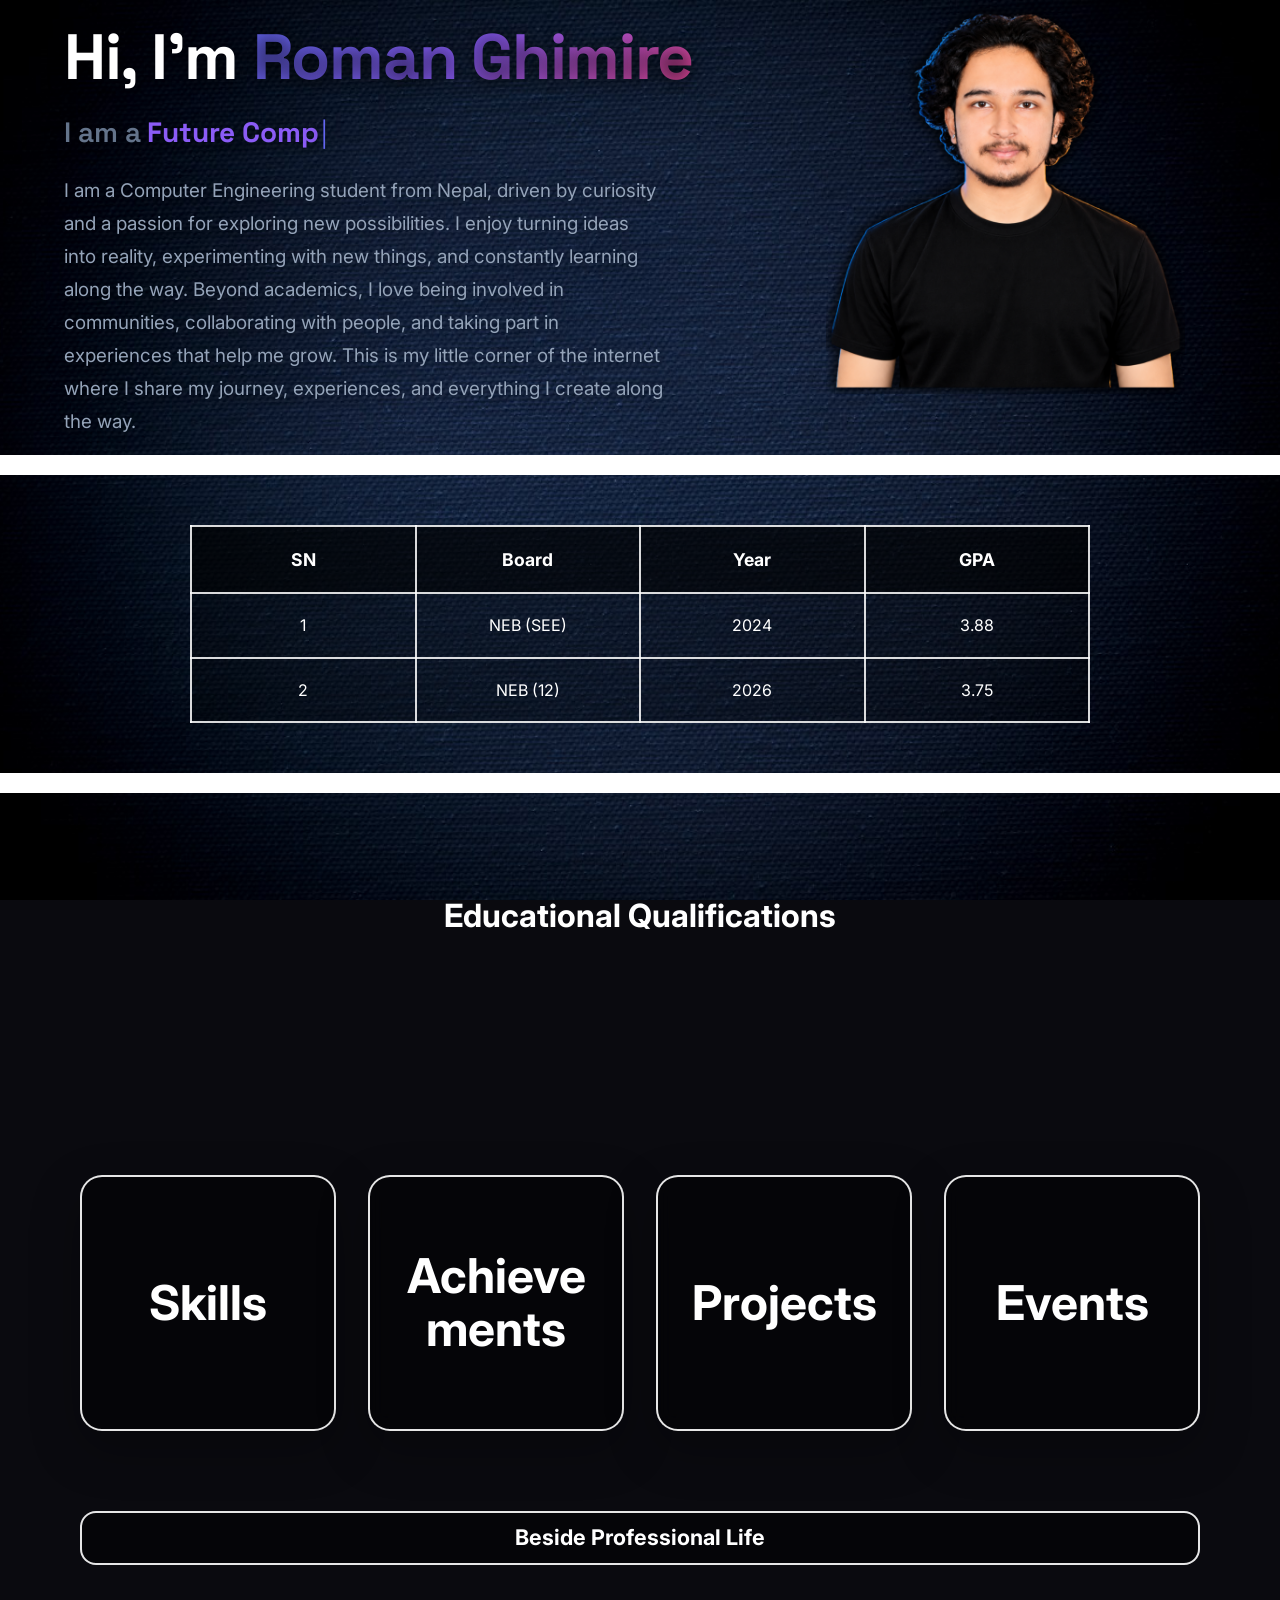
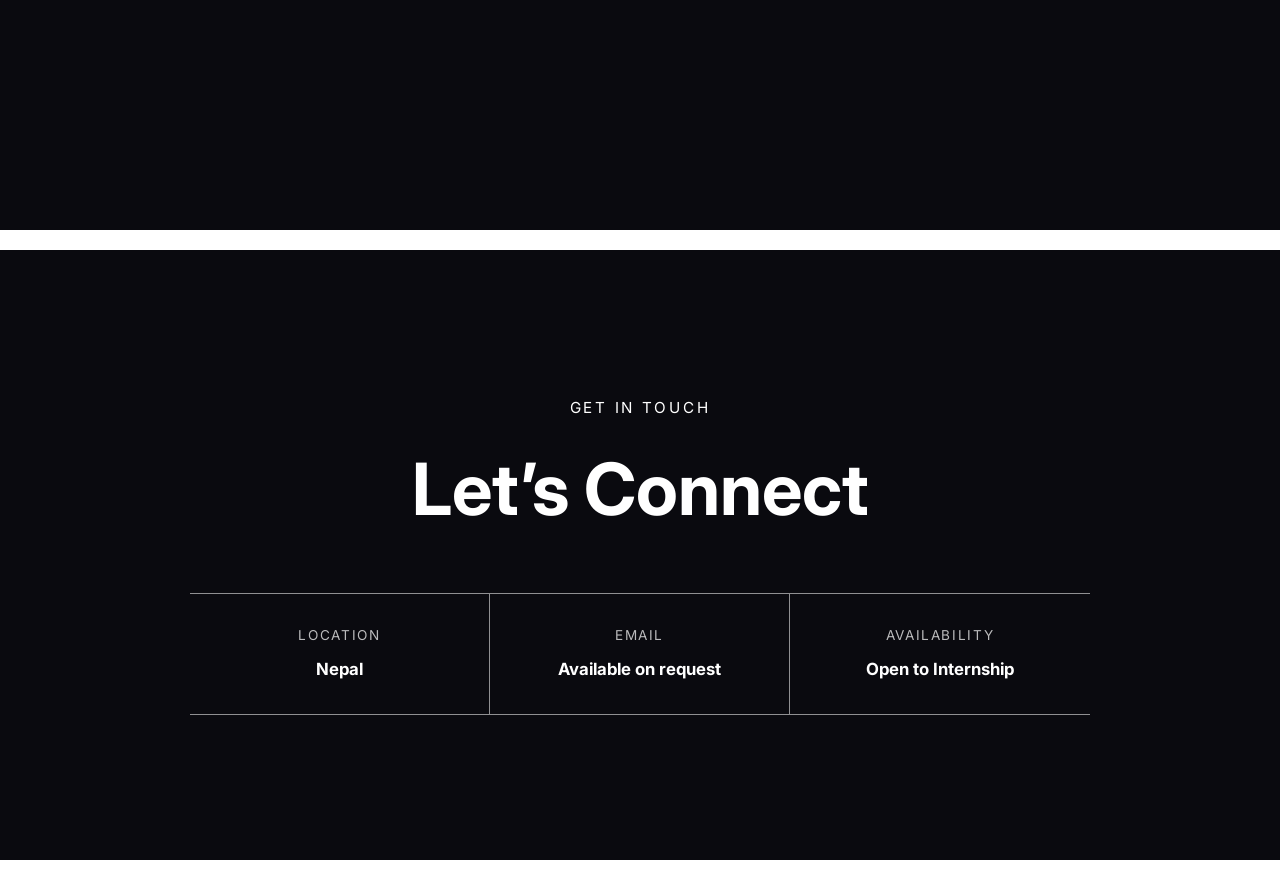
<file: index.html>
<!DOCTYPE html>
<html lang="en">
<head>
  <meta charset="UTF-8">
  <meta name="viewport" content="width=device-width, initial-scale=1.0">
  <meta name="description" content="Roman Ghimire - Computer Engineering student in Nepal. Portfolio showcasing technical skills, projects, achievements, and experiences.">
  <meta name="keywords" content="Roman Ghimire, Computer Engineering, Portfolio, HTML, CSS, JavaScript, Arduino, Robotics">
  <meta name="author" content="Roman Ghimire">
  <meta name="robots" content="index, follow">
  <meta name="theme-color" content="#0a0a0f">
  <link rel="canonical" href="https://romanghimire.com.np/">

  <!-- Open Graph / Search Preview -->
  <meta property="og:type" content="website">
  <meta property="og:site_name" content="Roman Ghimire">
  <meta property="og:title" content="Roman Ghimire">
  <meta property="og:description" content="Roman Ghimire - Computer Engineering student in Nepal. Portfolio showcasing technical skills, projects, achievements, and experiences.">
  <meta property="og:url" content="https://romanghimire.com.np/">
  <meta property="og:locale" content="en_US">
  <meta property="og:image" content="https://romanghimire.com.np/assets/roman-favicon-512.png?v=20261108d">
  <meta property="og:image:width" content="512">
  <meta property="og:image:height" content="512">
  <meta property="og:image:alt" content="Portrait of Roman Ghimire">
  <meta name="twitter:card" content="summary">
  <meta name="twitter:title" content="Roman Ghimire">
  <meta name="twitter:description" content="Computer Engineering student in Nepal and creator portfolio.">
  <meta name="twitter:image" content="https://romanghimire.com.np/assets/roman-favicon-512.png?v=20261108d">

  <title>Roman Ghimire | Computer Engineering Portfolio</title>

  <!-- Google Fonts -->
  <link rel="preconnect" href="https://fonts.googleapis.com">
  <link rel="preconnect" href="https://fonts.gstatic.com" crossorigin>
  <link href="https://fonts.googleapis.com/css2?family=Inter:wght@300;400;500;600;700&family=Space+Grotesk:wght@500;600;700;800&display=swap" rel="stylesheet">

  <!-- Custom Stylesheet -->
  <link rel="stylesheet" href="style.css?v=20261104-9">

  <!-- Portrait favicon and app icon -->
  <link rel="shortcut icon" href="/favicon.ico?v=20261108d">
  <link rel="icon" type="image/png" sizes="48x48" href="/favicon.png?v=20261108d">
  <link rel="icon" type="image/png" sizes="512x512" href="/assets/roman-favicon-512.png?v=20261108d">
  <link rel="apple-touch-icon" sizes="180x180" href="/apple-touch-icon.png?v=20261108d">
  <script type="application/ld+json">
  {
    "@context": "https://schema.org",
    "@type": "Person",
    "name": "Roman Ghimire",
    "description": "Computer Engineering student in Nepal.",
    "image": "https://romanghimire.com.np/assets/roman-favicon-512.png?v=20261108d",
    "url": "https://romanghimire.com.np/"
  }
  </script>
</head>
<body>
  <main>
    <section class="hero-section" id="hero">
      <div class="container hero-container">
        <!-- Hero Left Column -->
        <div class="hero-content reveal-left">
          <h1 class="hero-title">
            Hi, I'm <span class="gradient-text">Roman Ghimire</span>
          </h1>
          <div class="hero-typing-wrapper">
            <span class="typing-prefix">I am a </span>
            <span class="typing-text" id="typing-text"></span>
            <span class="typing-cursor">|</span>
          </div>
          <p class="hero-description">
            I am a Computer Engineering student from Nepal, driven by curiosity and a passion for exploring new possibilities. I enjoy turning ideas into reality, experimenting with new things, and constantly learning along the way. Beyond academics, I love being involved in communities, collaborating with people, and taking part in experiences that help me grow. This is my little corner of the internet where I share my journey, experiences, and everything I create along the way.
          </p>
        </div>

        <!-- Hero Right Column -->
        <div class="hero-visual reveal-right">
          <div class="hero-image">
            <img src="assets/untitled-design-portrait.png" alt="Roman Ghimire portrait" class="hero-portrait">
          </div>
        </div>
      </div>
      <div class="bio-divider" aria-hidden="true"></div>
    </section>

    <section class="education-section" aria-label="Education">
      <h2 class="education-heading">Educational Qualifications</h2>
      <table class="education-table">
        <thead>
          <tr>
            <th scope="col">SN</th>
            <th scope="col">Board</th>
            <th scope="col">Year</th>
            <th scope="col">GPA</th>
          </tr>
        </thead>
        <tbody>
          <tr>
            <td>1</td>
            <td>NEB (SEE)</td>
            <td>2024</td>
            <td>3.88</td>
          </tr>
          <tr>
            <td>2</td>
            <td>NEB (12)</td>
            <td>2026</td>
            <td>3.75</td>
          </tr>
        </tbody>
      </table>
      <div class="education-divider" aria-hidden="true"></div>
    </section>

    <section class="profile-section" aria-label="Skills and achievements">
      <div class="profile-grid">
        <a class="profile-card profile-card-skills" href="skills/">
          <h2>Skills</h2>
        </a>

        <a class="profile-card profile-card-achievements" href="achievements/">
          <h2>Achievements</h2>
        </a>

        <a class="profile-card profile-card-projects" href="projects/">
          <h2>Projects</h2>
        </a>

        <a class="profile-card profile-card-events" href="events/">
          <h2>Events</h2>
        </a>
      </div>
      <a class="professional-life-box" id="professional-life" href="professional-life/" aria-label="Beside Professional Life">
        <h2>Beside Professional Life</h2>
      </a>
      <div class="profile-divider" aria-hidden="true"></div>
    </section>

    <section class="contact-section" aria-label="Contact information">
      <div class="contact-content">
        <p class="contact-kicker">Get in touch</p>
        <h2>Let’s Connect</h2>
        <div class="contact-details">
          <div>
            <span>Location</span>
            <strong>Nepal</strong>
          </div>
          <div>
            <span>Email</span>
            <strong>Available on request</strong>
          </div>
          <div>
            <span>Availability</span>
            <strong>Open to Internship</strong>
          </div>
        </div>
      </div>
      <div class="ending-divider" aria-hidden="true"></div>
    </section>
  </main>

  <script src="script.js?v=13"></script>
</body>
</html>
</file>
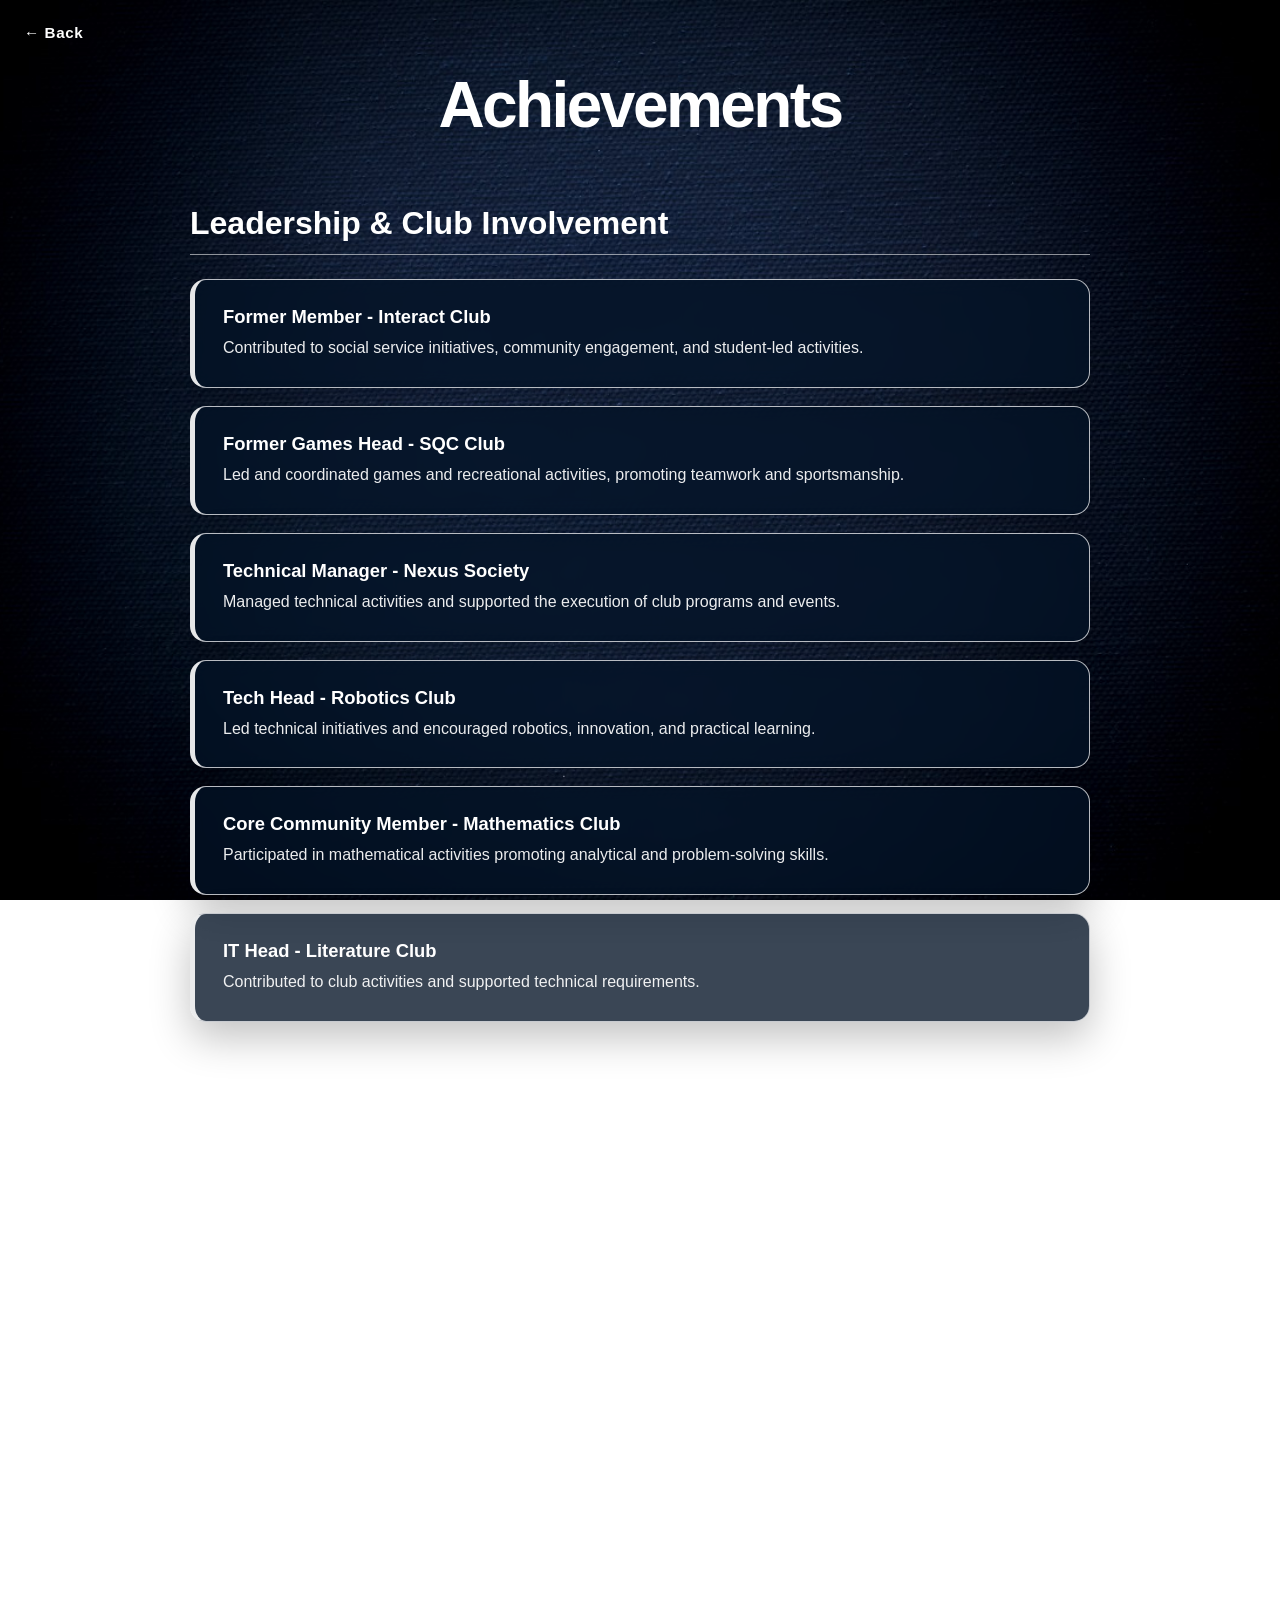
<file: achievements/index.html>
<!DOCTYPE html>
<html lang="en">
<head>
  <meta charset="UTF-8">
  <meta name="viewport" content="width=device-width, initial-scale=1.0">
  <meta name="description" content="View Roman Ghimire's leadership roles, club involvement, and technical achievements.">
  <meta name="author" content="Roman Ghimire">
  <meta name="robots" content="index, follow">
  <link rel="canonical" href="https://romanghimire.com.np/achievements/">
  <meta property="og:type" content="website">
  <meta property="og:site_name" content="Roman Ghimire">
  <meta property="og:title" content="Achievements | Roman Ghimire">
  <meta property="og:description" content="View Roman Ghimire's leadership roles, club involvement, and technical achievements.">
  <meta property="og:url" content="https://romanghimire.com.np/achievements/">
  <meta property="og:image" content="https://romanghimire.com.np/assets/roman-favicon-512.png?v=20261108d">
  <meta property="og:image:width" content="512">
  <meta property="og:image:height" content="512">
  <meta name="twitter:card" content="summary">
  <meta name="twitter:title" content="Achievements | Roman Ghimire">
  <meta name="twitter:description" content="View Roman Ghimire's leadership roles, club involvement, and technical achievements.">
  <meta name="twitter:image" content="https://romanghimire.com.np/assets/roman-favicon-512.png?v=20261108d">
  <title>Achievements | Roman Ghimire</title>
  <link rel="shortcut icon" href="/favicon.ico?v=20261108d">
  <link rel="icon" type="image/png" sizes="48x48" href="/favicon.png?v=20261108d">
  <link rel="icon" type="image/png" sizes="512x512" href="/assets/roman-favicon-512.png?v=20261108d">
  <link rel="apple-touch-icon" sizes="180x180" href="/apple-touch-icon.png?v=20261108d">
  <script type="application/ld+json">
  {
    "@context": "https://schema.org",
    "@type": "WebPage",
    "name": "Achievements | Roman Ghimire",
    "description": "Roman Ghimire's leadership roles, club involvement, and technical achievements.",
    "url": "https://romanghimire.com.np/achievements/",
    "isPartOf": {"@type": "WebSite", "name": "Roman Ghimire", "url": "https://romanghimire.com.np/"}
  }
  </script>
  <style>
    html, body {
      width: 100%;
      min-height: 100%;
      margin: 0;
    }

    body {
      min-height: 100vh;
      background-image: url("../assets/dark-blue-plain-wall-background.jpg");
      background-size: cover;
      background-position: center;
      background-repeat: no-repeat;
      background-attachment: fixed;
      font-family: Arial, sans-serif;
    }

    .back-link {
      position: fixed;
      top: 24px;
      left: 24px;
      color: #fff;
      text-decoration: none;
      font-size: 0.95rem;
      font-weight: 700;
      letter-spacing: 0.04em;
    }

    .achievements-page {
      min-height: 100vh;
      box-sizing: border-box;
      padding: 72px clamp(20px, 7vw, 100px) 60px;
      color: #fff;
    }

    .achievements-title {
      max-width: 900px;
      margin: 0 auto 38px;
      text-align: center;
      font-size: clamp(2rem, 5vw, 4rem);
      line-height: 1.05;
      letter-spacing: -0.04em;
    }

    .achievements-grid {
      width: min(900px, 100%);
      margin: 0 auto;
      display: flex;
      flex-direction: column;
      gap: 18px;
    }

    .achievement-category {
      margin: 28px 0 6px;
      padding-bottom: 12px;
      border-bottom: 1px solid rgba(255, 255, 255, 0.55);
      font-size: clamp(1.35rem, 3vw, 2rem);
    }

    .achievement-card {
      box-sizing: border-box;
      padding: 26px 28px;
      border: 1px solid rgba(255, 255, 255, 0.72);
      border-left: 5px solid rgba(255, 255, 255, 0.9);
      border-radius: 16px;
      background: rgba(3, 18, 38, 0.78);
      box-shadow: 0 16px 40px rgba(0, 0, 0, 0.24);
      backdrop-filter: blur(8px);
      opacity: 0;
      transform: translateY(20px);
      animation: reveal 0.65s ease forwards;
    }

    .achievement-card:nth-child(2n) { animation-delay: 0.08s; }
    .achievement-card:nth-child(3n) { animation-delay: 0.16s; }

    .achievement-card strong {
      display: block;
      margin-bottom: 8px;
      font-size: 1.15rem;
    }

    .achievement-card p {
      margin: 0;
      line-height: 1.55;
      opacity: 0.92;
    }

    @keyframes reveal {
      to {
        opacity: 1;
        transform: translateY(0);
      }
    }

    @media (max-width: 780px) {
      .achievements-page {
        padding: 68px 18px 40px;
      }
    }
  </style>
</head>
<body>
  <a class="back-link" href="../">&larr; Back</a>
  <main class="achievements-page">
    <h1 class="achievements-title">Achievements</h1>
    <div class="achievements-grid">
      <h2 class="achievement-category">Leadership &amp; Club Involvement</h2>
      <article class="achievement-card">
        <strong>Former Member - Interact Club</strong>
        <p>Contributed to social service initiatives, community engagement, and student-led activities.</p>
      </article>
      <article class="achievement-card">
        <strong>Former Games Head - SQC Club</strong>
        <p>Led and coordinated games and recreational activities, promoting teamwork and sportsmanship.</p>
      </article>
      <article class="achievement-card">
        <strong>Technical Manager - Nexus Society</strong>
        <p>Managed technical activities and supported the execution of club programs and events.</p>
      </article>
      <article class="achievement-card">
        <strong>Tech Head - Robotics Club</strong>
        <p>Led technical initiatives and encouraged robotics, innovation, and practical learning.</p>
      </article>
      <article class="achievement-card">
        <strong>Core Community Member - Mathematics Club</strong>
        <p>Participated in mathematical activities promoting analytical and problem-solving skills.</p>
      </article>
      <article class="achievement-card">
        <strong>IT Head - Literature Club</strong>
        <p>Contributed to club activities and supported technical requirements.</p>
      </article>

      <h2 class="achievement-category">Technical Achievements &amp; Innovation</h2>
      <article class="achievement-card">
        <strong>Science Exhibition Participation</strong>
        <p>Participated in science exhibitions, showcasing technical knowledge, creativity, and innovative ideas.</p>
      </article>
      <article class="achievement-card">
        <strong>Robotics Development</strong>
        <p>Designed, built, and developed robots through practical robotics activities.</p>
      </article>
      <article class="achievement-card">
        <strong>Battle Bot Development</strong>
        <p>Designed and built combat robots, including programming and implementing their functional operations.</p>
      </article>
      <article class="achievement-card">
        <strong>Robotics Programming</strong>
        <p>Wrote and implemented code to control robotic systems and improve their functionality.</p>
      </article>
      <article class="achievement-card">
        <strong>Hackathon Participation</strong>
        <p>Collaborated with fellow innovators to develop technology-driven solutions.</p>
      </article>
      <article class="achievement-card">
        <strong>Hackathon Core Community Member</strong>
        <p>Supported innovation, collaboration, and technical engagement in hackathon communities.</p>
      </article>

      <h2 class="achievement-category">Mathematical Achievements &amp; Recognition</h2>
      <article class="achievement-card">
        <strong>PMO Mathematics Olympiad – Pre-Test Qualifier</strong>
        <p>Qualified for the Pre-Test round of the Provincial Mathematics Olympiad (PMO), organized by the Mathematics Association of Nepal (MAN), demonstrating mathematical aptitude and logical reasoning.</p>
      </article>
      <article class="achievement-card">
        <strong>Math Hunt Programs – Participant</strong>
        <p>Participated in various Math Hunt programs organized by different colleges in Chitwan, gaining experience in mathematical challenges, logical thinking, and problem-solving.</p>
      </article>

      <h2 class="achievement-category">Social Work &amp; Community Engagement</h2>
      <article class="achievement-card">
        <strong>Student Engagement &amp; Program Coordination</strong>
        <p>Engaged students, organized events, and conducted educational and extracurricular programs.</p>
      </article>
      <article class="achievement-card">
        <strong>Community Service &amp; Social Work</strong>
        <p>Participated in community-based projects, social initiatives, and collaborative activities creating a positive impact.</p>
      </article>
    </div>
  </main>
</body>
</html>
</file>
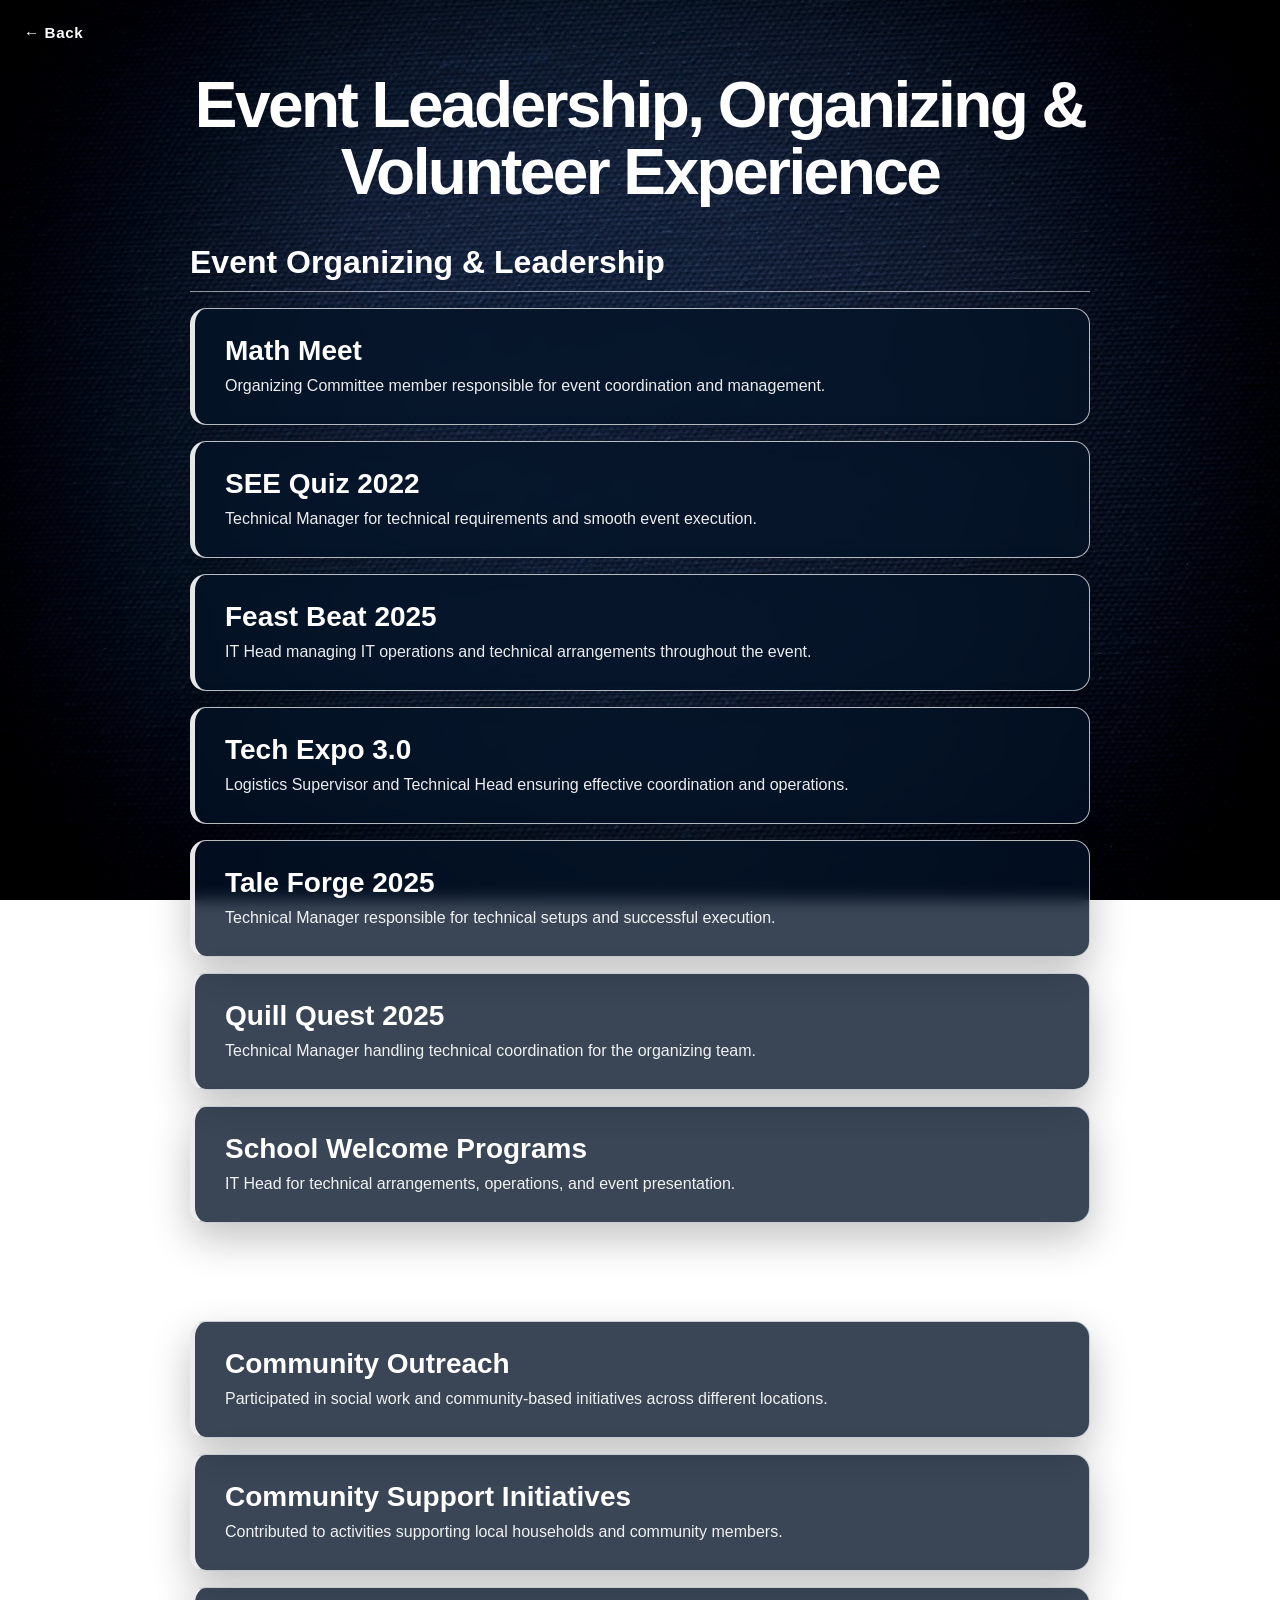
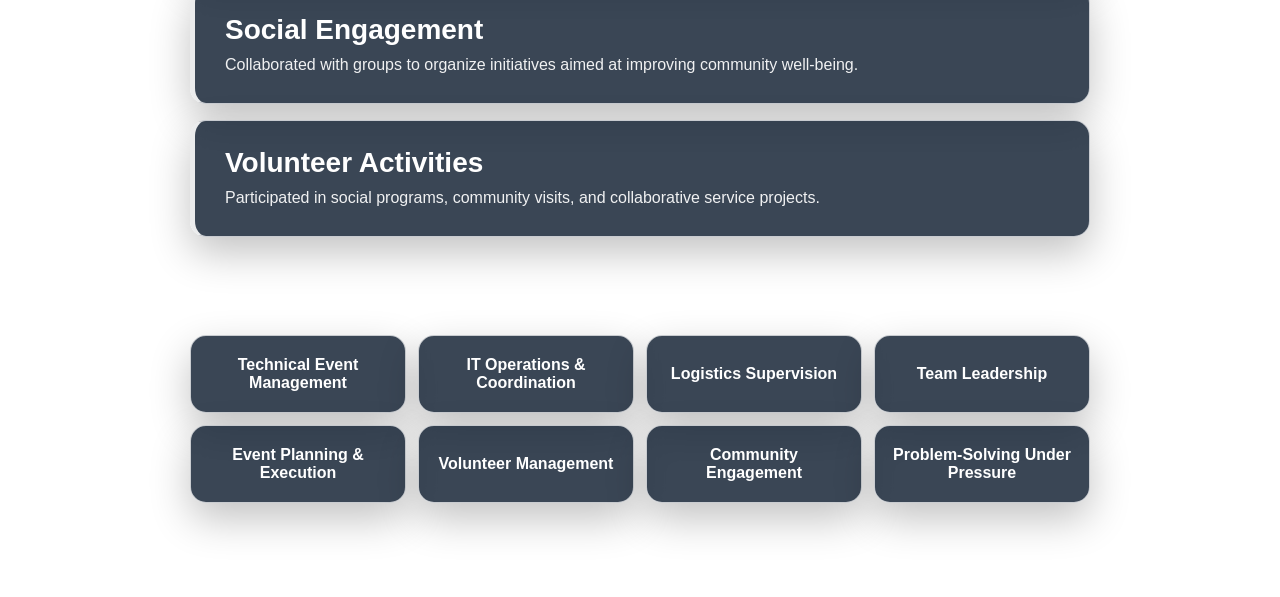
<file: events/index.html>
<!DOCTYPE html>
<html lang="en">
<head>
  <meta charset="UTF-8">
  <meta name="viewport" content="width=device-width, initial-scale=1.0">
  <meta name="description" content="See events, workshops, exhibitions, and community experiences involving Roman Ghimire.">
  <meta name="author" content="Roman Ghimire">
  <meta name="robots" content="index, follow">
  <link rel="canonical" href="https://romanghimire.com.np/events/">
  <meta property="og:type" content="website">
  <meta property="og:site_name" content="Roman Ghimire">
  <meta property="og:title" content="Events | Roman Ghimire">
  <meta property="og:description" content="See events, workshops, exhibitions, and community experiences involving Roman Ghimire.">
  <meta property="og:url" content="https://romanghimire.com.np/events/">
  <meta property="og:image" content="https://romanghimire.com.np/assets/roman-favicon-512.png?v=20261108d">
  <meta property="og:image:width" content="512">
  <meta property="og:image:height" content="512">
  <meta name="twitter:card" content="summary">
  <meta name="twitter:title" content="Events | Roman Ghimire">
  <meta name="twitter:description" content="See events, workshops, exhibitions, and community experiences involving Roman Ghimire.">
  <meta name="twitter:image" content="https://romanghimire.com.np/assets/roman-favicon-512.png?v=20261108d">
  <title>Events | Roman Ghimire</title>
  <link rel="shortcut icon" href="/favicon.ico?v=20261108d">
  <link rel="icon" type="image/png" sizes="48x48" href="/favicon.png?v=20261108d">
  <link rel="icon" type="image/png" sizes="512x512" href="/assets/roman-favicon-512.png?v=20261108d">
  <link rel="apple-touch-icon" sizes="180x180" href="/apple-touch-icon.png?v=20261108d">
  <script type="application/ld+json">
  {
    "@context": "https://schema.org",
    "@type": "WebPage",
    "name": "Events | Roman Ghimire",
    "description": "Events, workshops, exhibitions, and community experiences involving Roman Ghimire.",
    "url": "https://romanghimire.com.np/events/",
    "isPartOf": {"@type": "WebSite", "name": "Roman Ghimire", "url": "https://romanghimire.com.np/"}
  }
  </script>
  <style>
    html, body {
      width: 100%;
      min-height: 100%;
      margin: 0;
    }

    body {
      min-height: 100vh;
      background-image: url("../assets/dark-blue-plain-wall-background.jpg");
      background-size: cover;
      background-position: center;
      background-repeat: no-repeat;
      background-attachment: fixed;
      font-family: Arial, sans-serif;
      color: #fff;
    }

    .back-link {
      position: fixed;
      top: 24px;
      left: 24px;
      z-index: 10;
      color: #fff;
      text-decoration: none;
      font-size: 0.95rem;
      font-weight: 700;
      letter-spacing: 0.04em;
    }

    .events-page {
      min-height: 100vh;
      box-sizing: border-box;
      padding: 72px clamp(20px, 7vw, 100px) 60px;
    }

    .events-title {
      max-width: 900px;
      margin: 0 auto 38px;
      text-align: center;
      font-size: clamp(2.1rem, 5vw, 4rem);
      line-height: 1.05;
      letter-spacing: -0.04em;
    }

    .events-section {
      width: min(900px, 100%);
      margin: 0 auto 34px;
    }

    .events-section h2 {
      margin: 0 0 16px;
      padding-bottom: 10px;
      border-bottom: 1px solid rgba(255, 255, 255, 0.55);
      font-size: clamp(1.35rem, 3vw, 2rem);
    }

    .events-grid {
      display: flex;
      flex-direction: column;
      gap: 16px;
    }

    .event-card,
    .competency {
      box-sizing: border-box;
      border: 1px solid rgba(255, 255, 255, 0.72);
      border-radius: 16px;
      background: rgba(3, 18, 38, 0.78);
      box-shadow: 0 16px 40px rgba(0, 0, 0, 0.24);
      backdrop-filter: blur(8px);
      opacity: 0;
      transform: translateY(20px);
      animation: reveal 0.65s ease forwards;
    }

    .event-card {
      min-height: 0;
      padding: 26px 30px;
      border-left: 5px solid rgba(255, 255, 255, 0.9);
      border-radius: 16px;
    }

    .event-card strong {
      display: block;
      margin-bottom: 7px;
      font-size: clamp(1.25rem, 2.5vw, 1.75rem);
    }

    .event-card p {
      margin: 0;
      line-height: 1.5;
      opacity: 0.92;
    }

    .competencies {
      display: grid;
      grid-template-columns: repeat(4, minmax(0, 1fr));
      gap: 12px;
    }

    .competency {
      min-height: 78px;
      display: flex;
      align-items: center;
      justify-content: center;
      padding: 14px;
      text-align: center;
      font-weight: 700;
    }

    @keyframes reveal {
      to {
        opacity: 1;
        transform: translateY(0);
      }
    }

    @media (max-width: 780px) {
      .events-page {
        padding: 68px 18px 40px;
      }

      .event-card,
      .competency {
        padding: 22px;
      }

      .competencies {
        grid-template-columns: repeat(2, minmax(0, 1fr));
      }
    }
  </style>
</head>
<body>
  <a class="back-link" href="../">&larr; Back</a>
  <main class="events-page">
    <h1 class="events-title">Event Leadership, Organizing &amp; Volunteer Experience</h1>

    <section class="events-section">
      <h2>Event Organizing &amp; Leadership</h2>
      <div class="events-grid">
        <article class="event-card">
          <strong>Math Meet</strong>
          <p>Organizing Committee member responsible for event coordination and management.</p>
        </article>
        <article class="event-card">
          <strong>SEE Quiz 2022</strong>
          <p>Technical Manager for technical requirements and smooth event execution.</p>
        </article>
        <article class="event-card">
          <strong>Feast Beat 2025</strong>
          <p>IT Head managing IT operations and technical arrangements throughout the event.</p>
        </article>
        <article class="event-card">
          <strong>Tech Expo 3.0</strong>
          <p>Logistics Supervisor and Technical Head ensuring effective coordination and operations.</p>
        </article>
        <article class="event-card">
          <strong>Tale Forge 2025</strong>
          <p>Technical Manager responsible for technical setups and successful execution.</p>
        </article>
        <article class="event-card">
          <strong>Quill Quest 2025</strong>
          <p>Technical Manager handling technical coordination for the organizing team.</p>
        </article>
        <article class="event-card">
          <strong>School Welcome Programs</strong>
          <p>IT Head for technical arrangements, operations, and event presentation.</p>
        </article>
      </div>
    </section>

    <section class="events-section">
      <h2>Community Service &amp; Social Contribution</h2>
      <div class="events-grid">
        <article class="event-card">
          <strong>Community Outreach</strong>
          <p>Participated in social work and community-based initiatives across different locations.</p>
        </article>
        <article class="event-card">
          <strong>Community Support Initiatives</strong>
          <p>Contributed to activities supporting local households and community members.</p>
        </article>
        <article class="event-card">
          <strong>Social Engagement</strong>
          <p>Collaborated with groups to organize initiatives aimed at improving community well-being.</p>
        </article>
        <article class="event-card">
          <strong>Volunteer Activities</strong>
          <p>Participated in social programs, community visits, and collaborative service projects.</p>
        </article>
      </div>
    </section>

    <section class="events-section">
      <h2>Key Competencies Demonstrated</h2>
      <div class="competencies">
        <div class="competency">Technical Event Management</div>
        <div class="competency">IT Operations &amp; Coordination</div>
        <div class="competency">Logistics Supervision</div>
        <div class="competency">Team Leadership</div>
        <div class="competency">Event Planning &amp; Execution</div>
        <div class="competency">Volunteer Management</div>
        <div class="competency">Community Engagement</div>
        <div class="competency">Problem-Solving Under Pressure</div>
      </div>
    </section>
  </main>
</body>
</html>
</file>
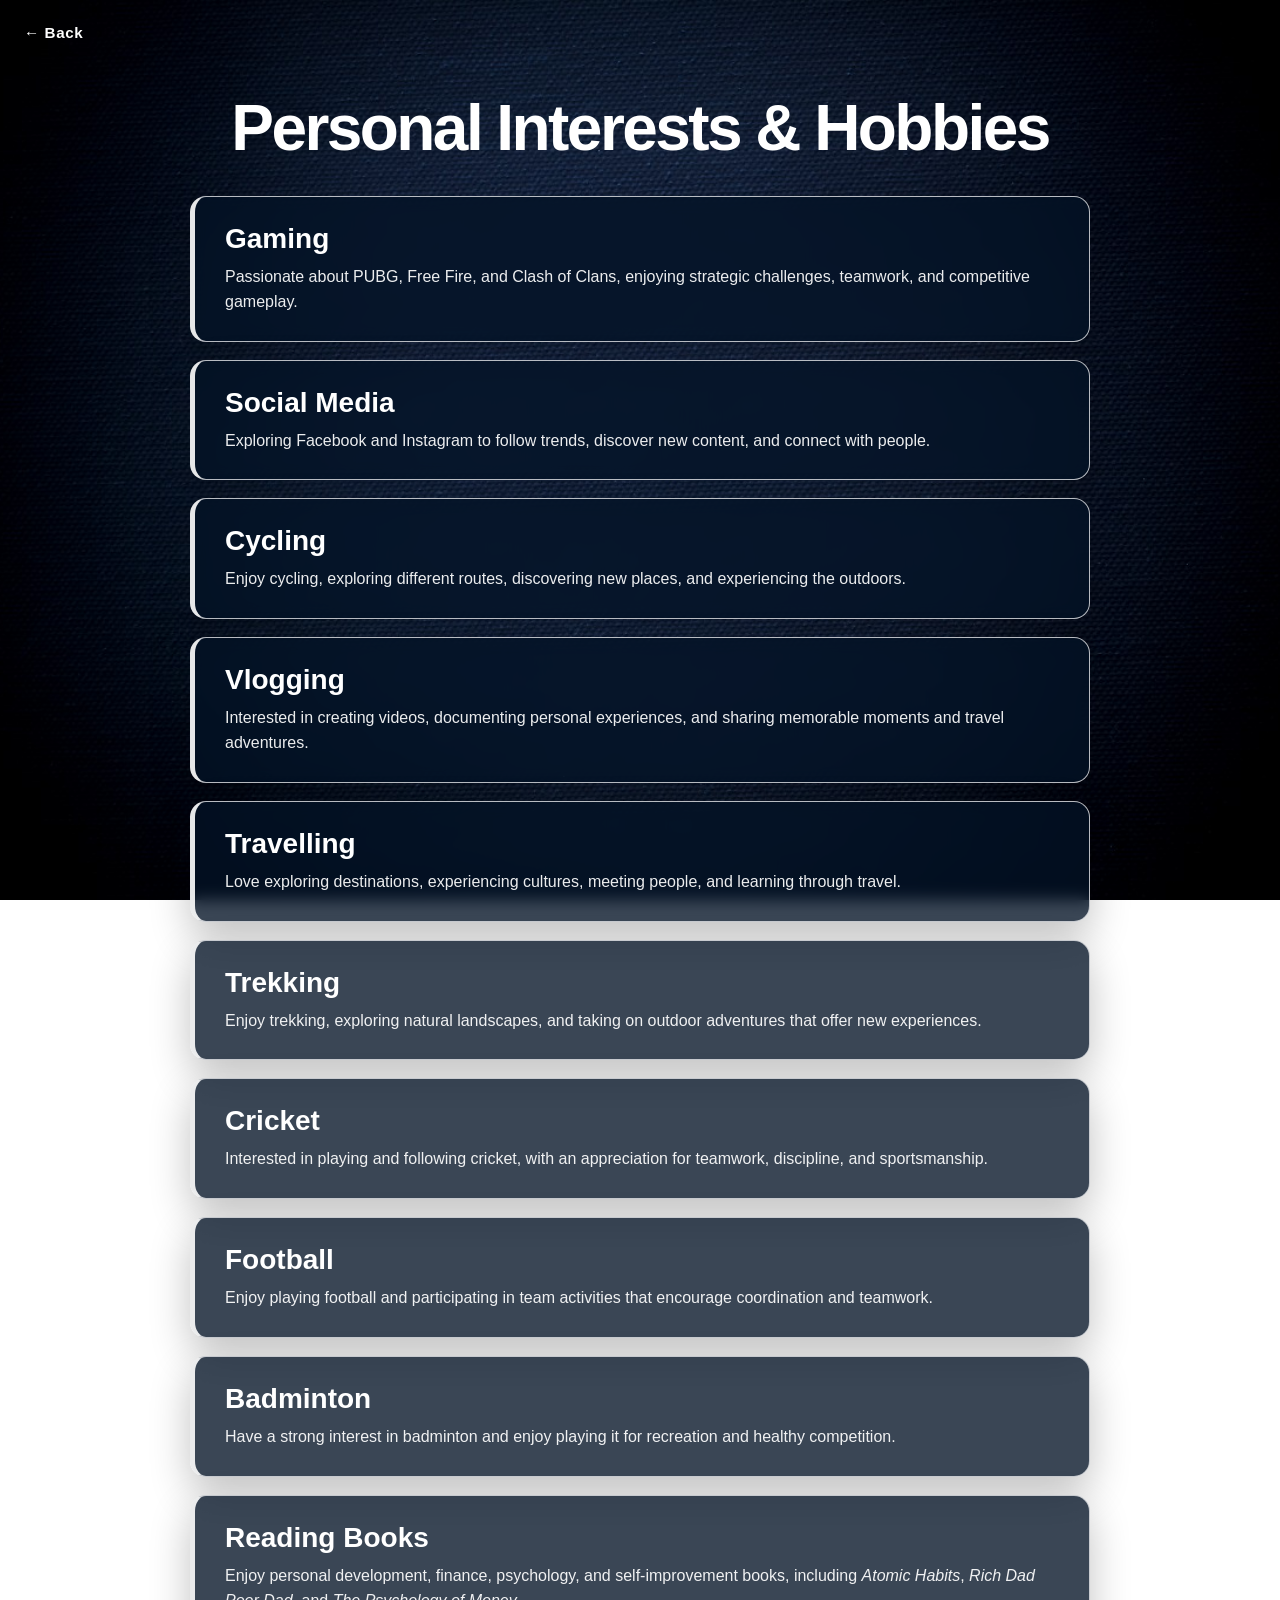
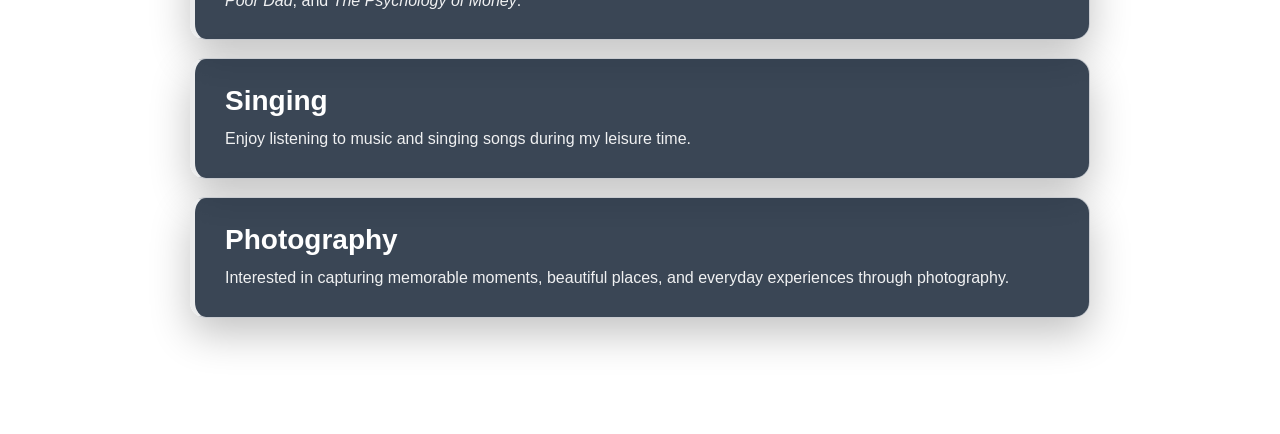
<file: professional-life/index.html>
<!DOCTYPE html>
<html lang="en">
<head>
  <meta charset="UTF-8">
  <meta name="viewport" content="width=device-width, initial-scale=1.0">
  <meta name="description" content="Discover Roman Ghimire's personal interests, hobbies, experiences, and life beyond technology.">
  <meta name="author" content="Roman Ghimire">
  <meta name="robots" content="index, follow">
  <link rel="canonical" href="https://romanghimire.com.np/professional-life/">
  <meta property="og:type" content="website">
  <meta property="og:site_name" content="Roman Ghimire">
  <meta property="og:title" content="Personal Interests &amp; Hobbies | Roman Ghimire">
  <meta property="og:description" content="Discover Roman Ghimire's personal interests, hobbies, experiences, and life beyond technology.">
  <meta property="og:url" content="https://romanghimire.com.np/professional-life/">
  <meta property="og:image" content="https://romanghimire.com.np/assets/roman-favicon-512.png?v=20261108d">
  <meta property="og:image:width" content="512">
  <meta property="og:image:height" content="512">
  <meta name="twitter:card" content="summary">
  <meta name="twitter:title" content="Personal Interests &amp; Hobbies | Roman Ghimire">
  <meta name="twitter:description" content="Discover Roman Ghimire's personal interests, hobbies, experiences, and life beyond technology.">
  <meta name="twitter:image" content="https://romanghimire.com.np/assets/roman-favicon-512.png?v=20261108d">
  <title>Personal Interests &amp; Hobbies | Roman Ghimire</title>
  <link rel="shortcut icon" href="/favicon.ico?v=20261108d">
  <link rel="icon" type="image/png" sizes="48x48" href="/favicon.png?v=20261108d">
  <link rel="icon" type="image/png" sizes="512x512" href="/assets/roman-favicon-512.png?v=20261108d">
  <link rel="apple-touch-icon" sizes="180x180" href="/apple-touch-icon.png?v=20261108d">
  <script type="application/ld+json">
  {
    "@context": "https://schema.org",
    "@type": "WebPage",
    "name": "Personal Interests & Hobbies | Roman Ghimire",
    "description": "Roman Ghimire's personal interests, hobbies, experiences, and life beyond technology.",
    "url": "https://romanghimire.com.np/professional-life/",
    "isPartOf": {"@type": "WebSite", "name": "Roman Ghimire", "url": "https://romanghimire.com.np/"}
  }
  </script>
  <style>
    html, body {
      width: 100%;
      min-height: 100%;
      margin: 0;
    }

    body {
      min-height: 100vh;
      box-sizing: border-box;
      padding: 24px clamp(20px, 5vw, 72px) 56px;
      background-image: url("../assets/dark-blue-plain-wall-background.jpg");
      background-size: cover;
      background-position: center;
      background-repeat: no-repeat;
      background-attachment: fixed;
      font-family: Arial, sans-serif;
      color: #fff;
    }

    .back-link {
      position: fixed;
      top: 24px;
      left: 24px;
      color: #fff;
      text-decoration: none;
      font-size: 0.95rem;
      font-weight: 700;
      letter-spacing: 0.04em;
      z-index: 10;
    }

    .professional-life-page {
      min-height: 100vh;
      box-sizing: border-box;
      width: 100%;
      margin: 0 auto;
      padding: 72px clamp(20px, 7vw, 100px) 60px;
      color: #fff;
    }

    .interests-heading {
      margin: 0 0 36px;
      text-align: center;
      font-size: clamp(2.3rem, 5vw, 4.25rem);
      line-height: 1;
      letter-spacing: -0.04em;
    }

    .interests-grid {
      width: min(900px, 100%);
      margin: 0 auto;
      display: flex;
      flex-direction: column;
      gap: 18px;
    }

    .interest-card {
      box-sizing: border-box;
      padding: 26px 30px;
      border: 1px solid rgba(255, 255, 255, 0.72);
      border-left: 5px solid rgba(255, 255, 255, 0.9);
      border-radius: 16px;
      background: rgba(3, 18, 38, 0.78);
      box-shadow: 0 16px 40px rgba(0, 0, 0, 0.24);
      backdrop-filter: blur(8px);
      opacity: 0;
      transform: translateY(20px);
      animation: card-in 0.65s ease forwards;
    }

    .interest-card:nth-child(2n) { animation-delay: 0.08s; }
    .interest-card:nth-child(3n) { animation-delay: 0.16s; }

    .interest-card strong {
      display: block;
      margin-bottom: 10px;
      font-size: clamp(1.25rem, 2.5vw, 1.75rem);
    }

    .interest-card p {
      margin: 0;
      line-height: 1.55;
      opacity: 0.92;
    }

    @keyframes card-in {
      to {
        opacity: 1;
        transform: translateY(0);
      }
    }

    @media (max-width: 768px) {
      body {
        padding-inline: 16px;
      }

      .professional-life-page {
        padding: 68px 18px 40px;
      }

      .interests-grid {
        gap: 14px;
      }

      .interest-card {
        min-height: 0;
        padding: 22px;
      }
    }
  </style>
</head>
<body>
  <a class="back-link" href="../#professional-life">&larr; Back</a>
  <main class="professional-life-page">
    <h1 class="interests-heading">Personal Interests &amp; Hobbies</h1>
    <div class="interests-grid">
      <article class="interest-card">
        <strong>Gaming</strong>
        <p>Passionate about PUBG, Free Fire, and Clash of Clans, enjoying strategic challenges, teamwork, and competitive gameplay.</p>
      </article>
      <article class="interest-card">
        <strong>Social Media</strong>
        <p>Exploring Facebook and Instagram to follow trends, discover new content, and connect with people.</p>
      </article>
      <article class="interest-card">
        <strong>Cycling</strong>
        <p>Enjoy cycling, exploring different routes, discovering new places, and experiencing the outdoors.</p>
      </article>
      <article class="interest-card">
        <strong>Vlogging</strong>
        <p>Interested in creating videos, documenting personal experiences, and sharing memorable moments and travel adventures.</p>
      </article>
      <article class="interest-card">
        <strong>Travelling</strong>
        <p>Love exploring destinations, experiencing cultures, meeting people, and learning through travel.</p>
      </article>
      <article class="interest-card">
        <strong>Trekking</strong>
        <p>Enjoy trekking, exploring natural landscapes, and taking on outdoor adventures that offer new experiences.</p>
      </article>
      <article class="interest-card">
        <strong>Cricket</strong>
        <p>Interested in playing and following cricket, with an appreciation for teamwork, discipline, and sportsmanship.</p>
      </article>
      <article class="interest-card">
        <strong>Football</strong>
        <p>Enjoy playing football and participating in team activities that encourage coordination and teamwork.</p>
      </article>
      <article class="interest-card">
        <strong>Badminton</strong>
        <p>Have a strong interest in badminton and enjoy playing it for recreation and healthy competition.</p>
      </article>
      <article class="interest-card">
        <strong>Reading Books</strong>
        <p>Enjoy personal development, finance, psychology, and self-improvement books, including <em>Atomic Habits</em>, <em>Rich Dad Poor Dad</em>, and <em>The Psychology of Money</em>.</p>
      </article>
      <article class="interest-card">
        <strong>Singing</strong>
        <p>Enjoy listening to music and singing songs during my leisure time.</p>
      </article>
      <article class="interest-card">
        <strong>Photography</strong>
        <p>Interested in capturing memorable moments, beautiful places, and everyday experiences through photography.</p>
      </article>
    </div>
  </main>
</body>
</html>
</file>
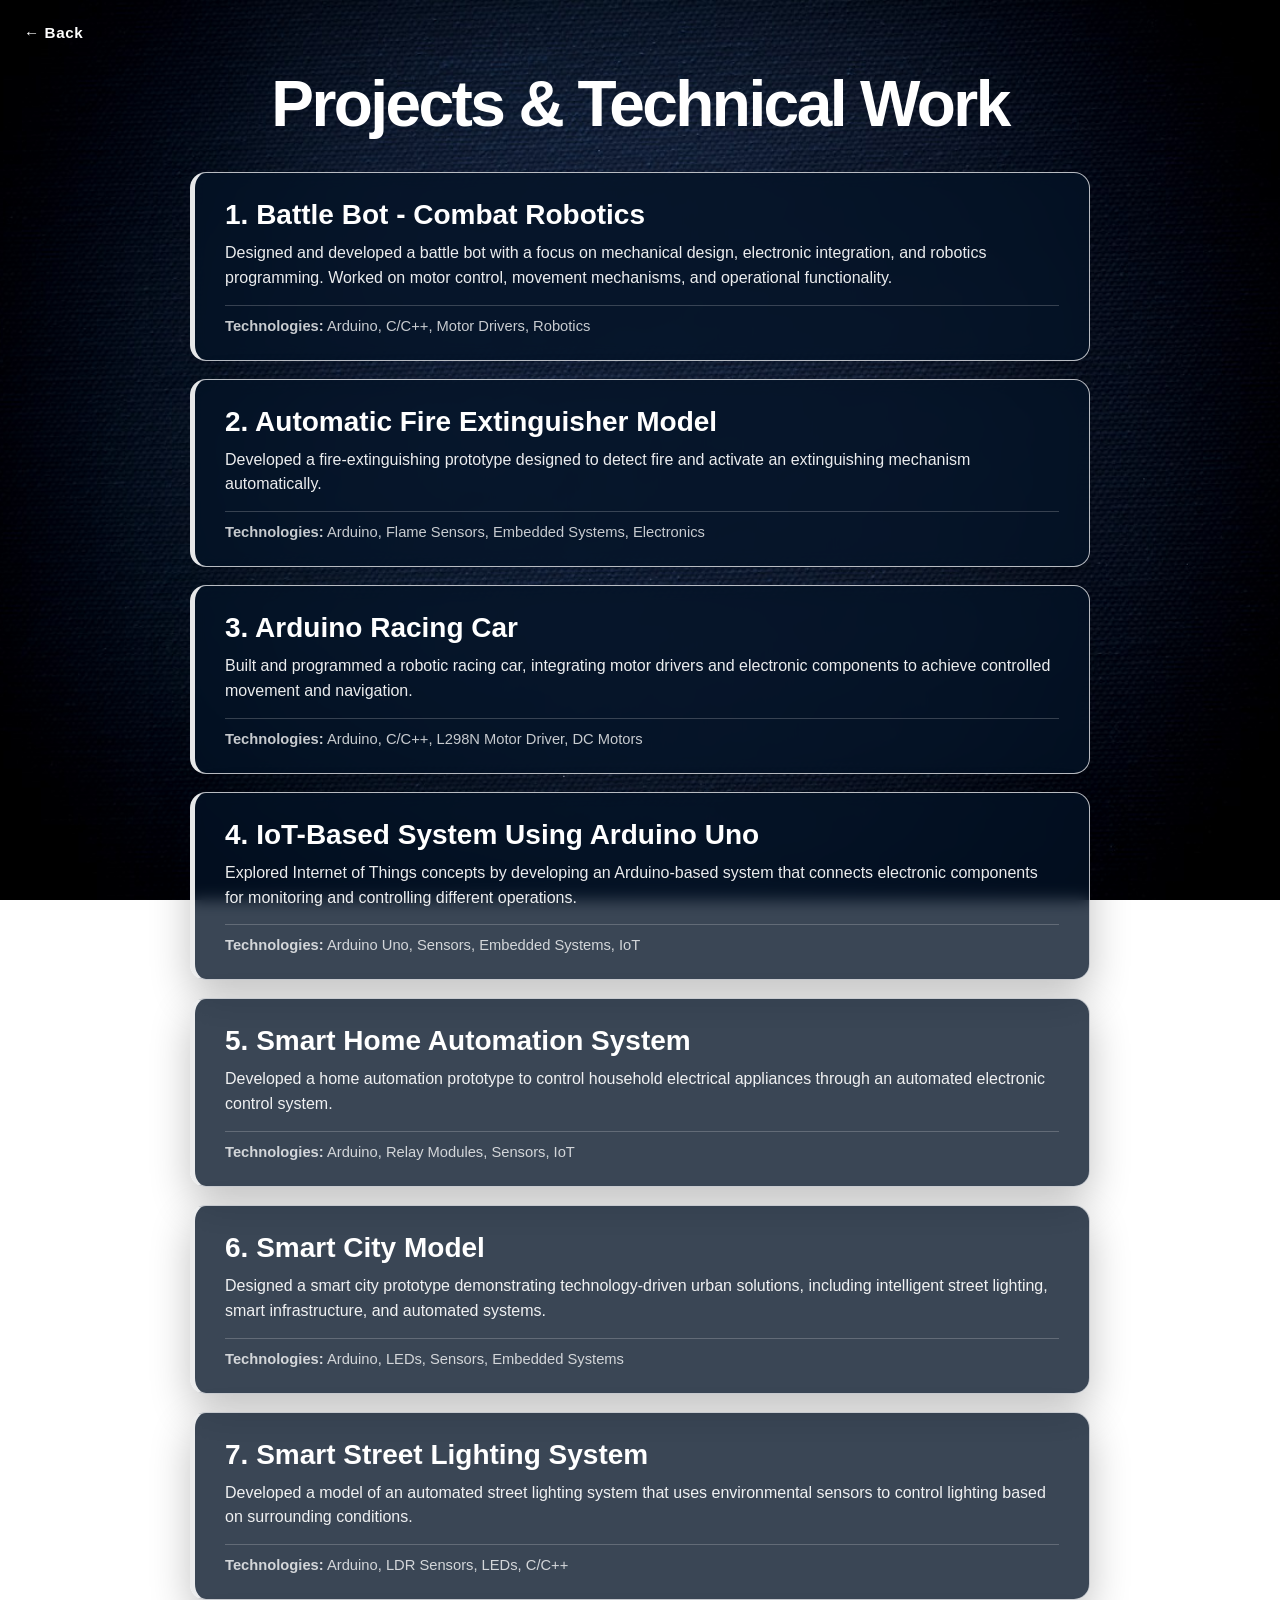
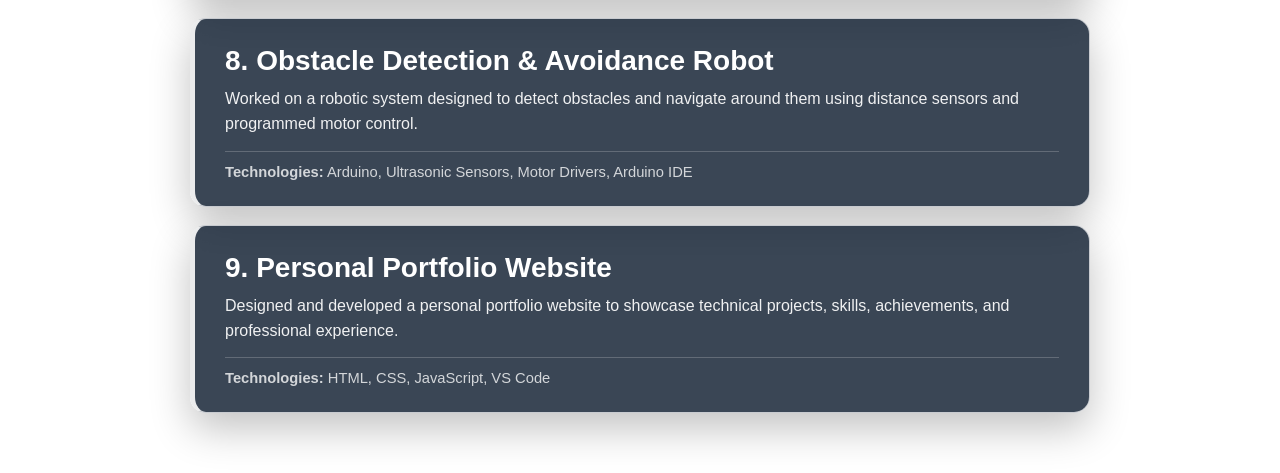
<file: projects/index.html>
<!DOCTYPE html>
<html lang="en">
<head>
  <meta charset="UTF-8">
  <meta name="viewport" content="width=device-width, initial-scale=1.0">
  <meta name="description" content="Explore Roman Ghimire's robotics, Arduino, IoT, automation, and portfolio projects.">
  <meta name="author" content="Roman Ghimire">
  <meta name="robots" content="index, follow">
  <link rel="canonical" href="https://romanghimire.com.np/projects/">
  <meta property="og:type" content="website">
  <meta property="og:site_name" content="Roman Ghimire">
  <meta property="og:title" content="Projects | Roman Ghimire">
  <meta property="og:description" content="Explore Roman Ghimire's robotics, Arduino, IoT, automation, and portfolio projects.">
  <meta property="og:url" content="https://romanghimire.com.np/projects/">
  <meta property="og:image" content="https://romanghimire.com.np/assets/roman-favicon-512.png?v=20261108d">
  <meta property="og:image:width" content="512">
  <meta property="og:image:height" content="512">
  <meta name="twitter:card" content="summary">
  <meta name="twitter:title" content="Projects | Roman Ghimire">
  <meta name="twitter:description" content="Explore Roman Ghimire's robotics, Arduino, IoT, automation, and portfolio projects.">
  <meta name="twitter:image" content="https://romanghimire.com.np/assets/roman-favicon-512.png?v=20261108d">
  <title>Projects | Roman Ghimire</title>
  <link rel="shortcut icon" href="/favicon.ico?v=20261108d">
  <link rel="icon" type="image/png" sizes="48x48" href="/favicon.png?v=20261108d">
  <link rel="icon" type="image/png" sizes="512x512" href="/assets/roman-favicon-512.png?v=20261108d">
  <link rel="apple-touch-icon" sizes="180x180" href="/apple-touch-icon.png?v=20261108d">
  <script type="application/ld+json">
  {
    "@context": "https://schema.org",
    "@type": "CollectionPage",
    "name": "Projects | Roman Ghimire",
    "description": "Roman Ghimire's robotics, Arduino, IoT, automation, and portfolio projects.",
    "url": "https://romanghimire.com.np/projects/",
    "isPartOf": {"@type": "WebSite", "name": "Roman Ghimire", "url": "https://romanghimire.com.np/"}
  }
  </script>
  <style>
    html, body {
      width: 100%;
      min-height: 100%;
      margin: 0;
    }

    body {
      min-height: 100vh;
      background-image: url("../assets/dark-blue-plain-wall-background.jpg");
      background-size: cover;
      background-position: center;
      background-repeat: no-repeat;
      background-attachment: fixed;
      font-family: Arial, sans-serif;
    }

    .back-link {
      position: fixed;
      top: 24px;
      left: 24px;
      color: #fff;
      text-decoration: none;
      font-size: 0.95rem;
      font-weight: 700;
      letter-spacing: 0.04em;
      z-index: 10;
    }

    .projects-page {
      min-height: 100vh;
      box-sizing: border-box;
      padding: 72px clamp(20px, 7vw, 100px) 60px;
      color: #fff;
    }

    .projects-title {
      margin: 0 0 36px;
      text-align: center;
      font-size: clamp(2.3rem, 5vw, 4.25rem);
      line-height: 1;
      letter-spacing: -0.04em;
    }

    .projects-list {
      width: min(900px, 100%);
      margin: 0 auto;
      display: flex;
      flex-direction: column;
      gap: 18px;
    }

    .project-card {
      box-sizing: border-box;
      padding: 26px 30px;
      border: 1px solid rgba(255, 255, 255, 0.72);
      border-left: 5px solid rgba(255, 255, 255, 0.9);
      border-radius: 16px;
      background: rgba(3, 18, 38, 0.78);
      box-shadow: 0 16px 40px rgba(0, 0, 0, 0.24);
      backdrop-filter: blur(8px);
      opacity: 0;
      transform: translateY(20px);
      animation: reveal 0.65s ease forwards;
    }

    .project-card:nth-child(2n) { animation-delay: 0.08s; }
    .project-card:nth-child(3n) { animation-delay: 0.16s; }

    .project-card h2 {
      margin: 0 0 10px;
      font-size: clamp(1.25rem, 2.5vw, 1.75rem);
    }

    .project-card p {
      margin: 0;
      line-height: 1.55;
      opacity: 0.92;
    }

    .technologies {
      margin-top: 14px;
      padding-top: 12px;
      border-top: 1px solid rgba(255, 255, 255, 0.2);
      font-size: 0.92rem;
      color: rgba(255, 255, 255, 0.78);
    }

    @keyframes reveal {
      to {
        opacity: 1;
        transform: translateY(0);
      }
    }

    @media (max-width: 600px) {
      .projects-page {
        padding: 68px 18px 40px;
      }

      .project-card {
        padding: 22px;
      }
    }
  </style>
</head>
<body>
  <a class="back-link" href="../">&larr; Back</a>
  <main class="projects-page">
    <h1 class="projects-title">Projects &amp; Technical Work</h1>
    <div class="projects-list">
      <article class="project-card">
        <h2>1. Battle Bot - Combat Robotics</h2>
        <p>Designed and developed a battle bot with a focus on mechanical design, electronic integration, and robotics programming. Worked on motor control, movement mechanisms, and operational functionality.</p>
        <div class="technologies"><strong>Technologies:</strong> Arduino, C/C++, Motor Drivers, Robotics</div>
      </article>
      <article class="project-card">
        <h2>2. Automatic Fire Extinguisher Model</h2>
        <p>Developed a fire-extinguishing prototype designed to detect fire and activate an extinguishing mechanism automatically.</p>
        <div class="technologies"><strong>Technologies:</strong> Arduino, Flame Sensors, Embedded Systems, Electronics</div>
      </article>
      <article class="project-card">
        <h2>3. Arduino Racing Car</h2>
        <p>Built and programmed a robotic racing car, integrating motor drivers and electronic components to achieve controlled movement and navigation.</p>
        <div class="technologies"><strong>Technologies:</strong> Arduino, C/C++, L298N Motor Driver, DC Motors</div>
      </article>
      <article class="project-card">
        <h2>4. IoT-Based System Using Arduino Uno</h2>
        <p>Explored Internet of Things concepts by developing an Arduino-based system that connects electronic components for monitoring and controlling different operations.</p>
        <div class="technologies"><strong>Technologies:</strong> Arduino Uno, Sensors, Embedded Systems, IoT</div>
      </article>
      <article class="project-card">
        <h2>5. Smart Home Automation System</h2>
        <p>Developed a home automation prototype to control household electrical appliances through an automated electronic control system.</p>
        <div class="technologies"><strong>Technologies:</strong> Arduino, Relay Modules, Sensors, IoT</div>
      </article>
      <article class="project-card">
        <h2>6. Smart City Model</h2>
        <p>Designed a smart city prototype demonstrating technology-driven urban solutions, including intelligent street lighting, smart infrastructure, and automated systems.</p>
        <div class="technologies"><strong>Technologies:</strong> Arduino, LEDs, Sensors, Embedded Systems</div>
      </article>
      <article class="project-card">
        <h2>7. Smart Street Lighting System</h2>
        <p>Developed a model of an automated street lighting system that uses environmental sensors to control lighting based on surrounding conditions.</p>
        <div class="technologies"><strong>Technologies:</strong> Arduino, LDR Sensors, LEDs, C/C++</div>
      </article>
      <article class="project-card">
        <h2>8. Obstacle Detection &amp; Avoidance Robot</h2>
        <p>Worked on a robotic system designed to detect obstacles and navigate around them using distance sensors and programmed motor control.</p>
        <div class="technologies"><strong>Technologies:</strong> Arduino, Ultrasonic Sensors, Motor Drivers, Arduino IDE</div>
      </article>
      <article class="project-card">
        <h2>9. Personal Portfolio Website</h2>
        <p>Designed and developed a personal portfolio website to showcase technical projects, skills, achievements, and professional experience.</p>
        <div class="technologies"><strong>Technologies:</strong> HTML, CSS, JavaScript, VS Code</div>
      </article>
    </div>
  </main>
</body>
</html>
</file>
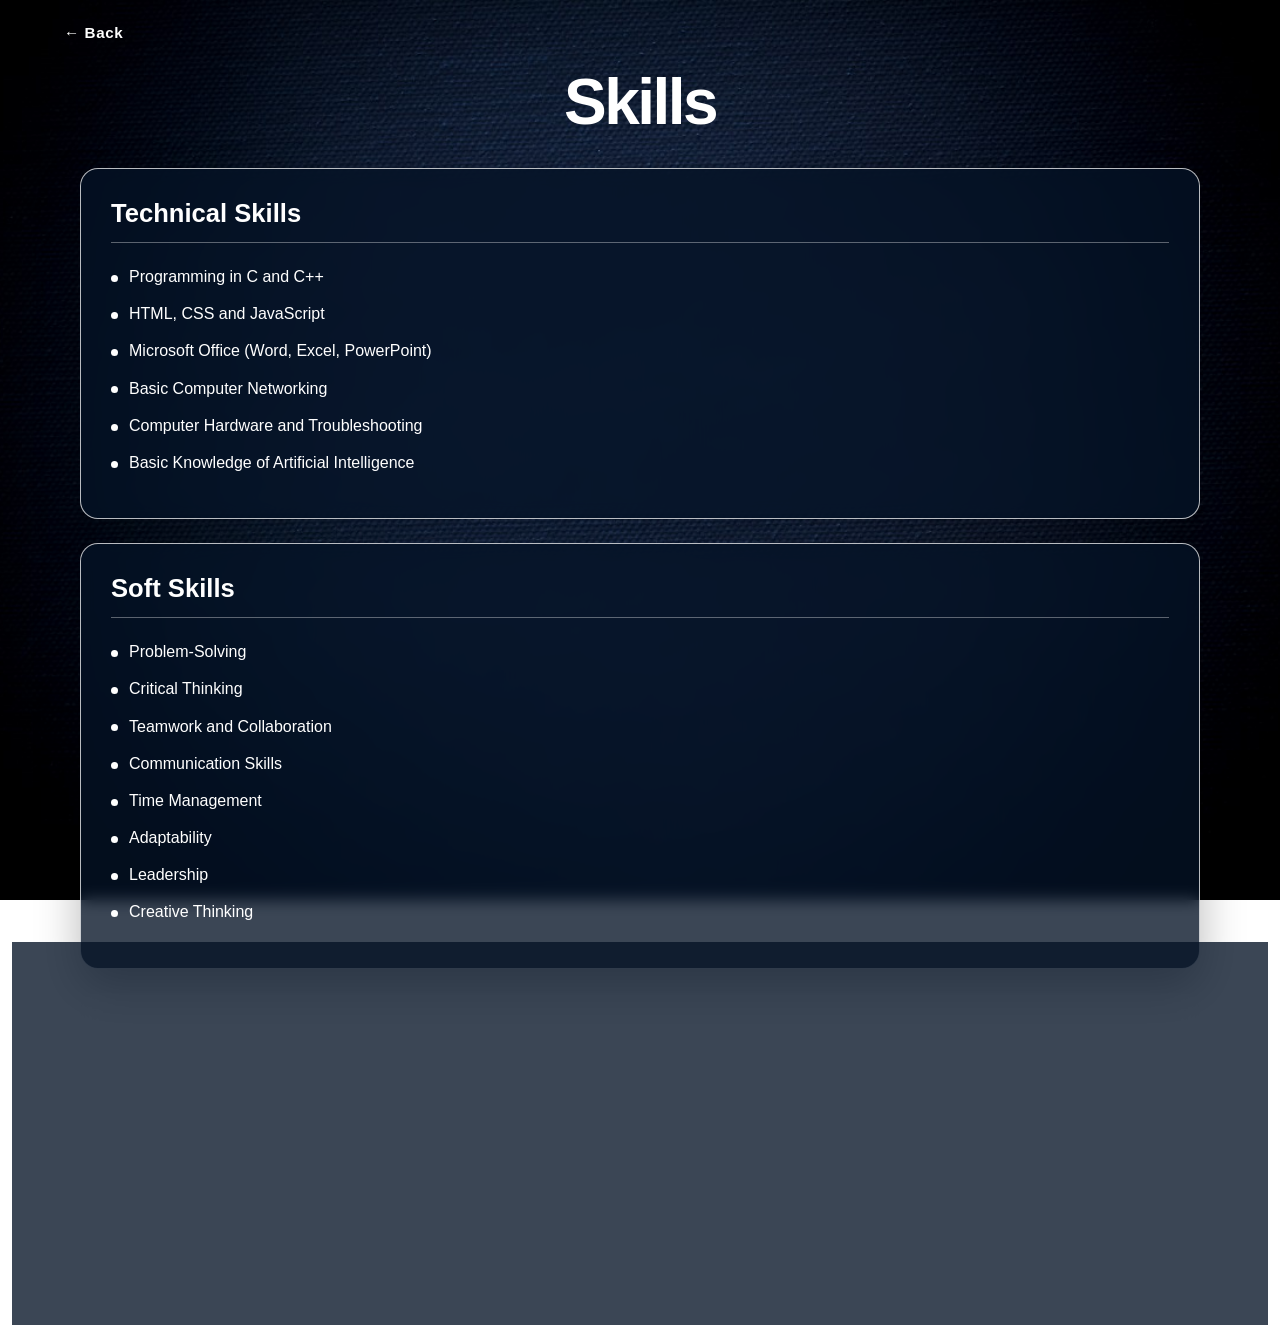
<file: skills/index.html>
<!DOCTYPE html>
<html lang="en">
<head>
  <meta charset="UTF-8">
  <meta name="viewport" content="width=device-width, initial-scale=1.0">
  <meta name="description" content="Explore Roman Ghimire's technical, programming, computer, networking, and soft skills.">
  <meta name="author" content="Roman Ghimire">
  <meta name="robots" content="index, follow">
  <link rel="canonical" href="https://romanghimire.com.np/skills/">
  <meta property="og:type" content="website">
  <meta property="og:site_name" content="Roman Ghimire">
  <meta property="og:title" content="Skills | Roman Ghimire">
  <meta property="og:description" content="Explore Roman Ghimire's technical, programming, computer, networking, and soft skills.">
  <meta property="og:url" content="https://romanghimire.com.np/skills/">
  <meta property="og:image" content="https://romanghimire.com.np/assets/roman-favicon-512.png?v=20261108d">
  <meta property="og:image:width" content="512">
  <meta property="og:image:height" content="512">
  <meta name="twitter:card" content="summary">
  <meta name="twitter:title" content="Skills | Roman Ghimire">
  <meta name="twitter:description" content="Explore Roman Ghimire's technical, programming, computer, networking, and soft skills.">
  <meta name="twitter:image" content="https://romanghimire.com.np/assets/roman-favicon-512.png?v=20261108d">
  <title>Skills | Roman Ghimire</title>
  <link rel="shortcut icon" href="/favicon.ico?v=20261108d">
  <link rel="icon" type="image/png" sizes="48x48" href="/favicon.png?v=20261108d">
  <link rel="icon" type="image/png" sizes="512x512" href="/assets/roman-favicon-512.png?v=20261108d">
  <link rel="apple-touch-icon" sizes="180x180" href="/apple-touch-icon.png?v=20261108d">
  <script type="application/ld+json">
  {
    "@context": "https://schema.org",
    "@type": "WebPage",
    "name": "Skills | Roman Ghimire",
    "description": "Roman Ghimire's technical, programming, computer, networking, and soft skills.",
    "url": "https://romanghimire.com.np/skills/",
    "isPartOf": {"@type": "WebSite", "name": "Roman Ghimire", "url": "https://romanghimire.com.np/"}
  }
  </script>
  <style>
    html, body {
      width: 100%;
      min-height: 100%;
      margin: 0;
    }

    body {
      min-height: 100vh;
      background-image: url("../assets/dark-blue-plain-wall-background.jpg");
      background-size: cover;
      background-position: center;
      background-repeat: no-repeat;
      background-attachment: fixed;
      font-family: Arial, sans-serif;
      color: #fff;
    }

    .skills-page {
      min-height: 100vh;
      box-sizing: border-box;
      padding: 24px clamp(20px, 5vw, 72px) 56px;
    }

    .back-link {
      color: #fff;
      text-decoration: none;
      font-size: 0.95rem;
      font-weight: 700;
      letter-spacing: 0.04em;
    }

    .skills-heading {
      margin: 28px 0 34px;
      text-align: center;
      font-size: clamp(2.3rem, 5vw, 4.25rem);
      line-height: 1;
      letter-spacing: -0.04em;
    }

    .skills-grid {
      width: min(1120px, 100%);
      margin: 0 auto;
      display: grid;
      grid-template-columns: 1fr;
      gap: 24px;
    }

    .skills-card {
      width: 100%;
      min-height: 0;
      box-sizing: border-box;
      padding: 30px;
      border: 1px solid rgba(255, 255, 255, 0.72);
      border-radius: 18px;
      background: rgba(4, 18, 38, 0.78);
      box-shadow: 0 18px 45px rgba(0, 0, 0, 0.28);
      backdrop-filter: blur(8px);
      opacity: 0;
      transform: translateY(24px);
      animation: card-in 0.7s ease forwards;
    }

    .skills-card:nth-child(2) { animation-delay: 0.12s; }
    .skills-card:nth-child(3) { animation-delay: 0.24s; }

    .skills-card h2 {
      margin: 0 0 22px;
      padding-bottom: 14px;
      border-bottom: 1px solid rgba(255, 255, 255, 0.35);
      font-size: clamp(1.25rem, 2vw, 1.7rem);
    }

    .skills-card ul {
      margin: 0;
      padding: 0;
      list-style: none;
    }

    .skills-card li {
      position: relative;
      margin: 0 0 14px;
      padding-left: 18px;
      line-height: 1.45;
    }

    .skills-card li::before {
      content: "";
      position: absolute;
      left: 0;
      top: 0.62em;
      width: 7px;
      height: 7px;
      border-radius: 50%;
      background: #fff;
    }

    @keyframes card-in {
      to {
        opacity: 1;
        transform: translateY(0);
      }
    }

    @media (max-width: 850px) {
      .skills-grid {
        grid-template-columns: 1fr;
      }

      .skills-card {
        min-height: 0;
      }
    }
  </style>
</head>
<body>
  <main class="skills-page">
    <a class="back-link" href="../">&larr; Back</a>
    <h1 class="skills-heading">Skills</h1>

    <div class="skills-grid">
      <section class="skills-card">
        <h2>Technical Skills</h2>
        <ul>
          <li>Programming in C and C++</li>
          <li>HTML, CSS and JavaScript</li>
          <li>Microsoft Office (Word, Excel, PowerPoint)</li>
          <li>Basic Computer Networking</li>
          <li>Computer Hardware and Troubleshooting</li>
          <li>Basic Knowledge of Artificial Intelligence</li>
        </ul>
      </section>

      <section class="skills-card">
        <h2>Soft Skills</h2>
        <ul>
          <li>Problem-Solving</li>
          <li>Critical Thinking</li>
          <li>Teamwork and Collaboration</li>
          <li>Communication Skills</li>
          <li>Time Management</li>
          <li>Adaptability</li>
          <li>Leadership</li>
          <li>Creative Thinking</li>
        </ul>
      </section>

      <section class="skills-card">
        <h2>Other Skills</h2>
        <ul>
          <li>Project Management</li>
          <li>Research and Analysis</li>
          <li>Presentation Skills</li>
          <li>Quick Learning Ability</li>
        </ul>
      </section>
    </div>
  </main>
</body>
</html>
</file>
<file: style.css>
/* ==========================================================================
   ROMAN GHIMIRE - PORTFOLIO STYLESHEET
   Computer Engineering Student Portfolio
   ========================================================================== */

/* --------------------------------------------------------------------------
   1. CSS Custom Properties / Design Tokens
   -------------------------------------------------------------------------- */
:root {
  /* Color Palette */
  --bg-dark: #0a0a0f;
  --bg-darker: #060609;
  --bg-card: rgba(18, 18, 28, 0.72);
  --bg-card-hover: rgba(28, 28, 44, 0.88);
  --bg-glass: rgba(255, 255, 255, 0.035);
  --bg-glass-input: rgba(14, 14, 24, 0.65);
  --bg-nav: rgba(10, 10, 15, 0.85);

  /* Accents & Gradients */
  --accent-primary: #6366f1;    /* Indigo */
  --accent-secondary: #8b5cf6;  /* Purple */
  --accent-tertiary: #a855f7;   /* Violet */
  --accent-pink: #ec4899;       /* Pink */
  --accent-cyan: #06b6d4;       /* Cyan */
  --accent-emerald: #10b981;    /* Green */
  --accent-amber: #f59e0b;      /* Amber / Gold */

  --gradient-primary: linear-gradient(135deg, #6366f1 0%, #8b5cf6 50%, #ec4899 100%);
  --gradient-secondary: linear-gradient(135deg, #06b6d4 0%, #3b82f6 50%, #8b5cf6 100%);
  --gradient-subtle: linear-gradient(135deg, rgba(99, 102, 241, 0.12) 0%, rgba(139, 92, 246, 0.12) 100%);
  --gradient-border: linear-gradient(135deg, rgba(99, 102, 241, 0.5) 0%, rgba(139, 92, 246, 0.2) 50%, rgba(255, 255, 255, 0.05) 100%);

  /* Specific Thematic Card Gradients */
  --grad-shop: linear-gradient(135deg, #1e1b4b 0%, #3730a3 50%, #6366f1 100%);
  --grad-weather: linear-gradient(135deg, #082f49 0%, #0369a1 50%, #38bdf8 100%);
  --grad-task: linear-gradient(135deg, #3b0764 0%, #6b21a8 50%, #a855f7 100%);
  --grad-portfolio: linear-gradient(135deg, #0f172a 0%, #1e1b4b 50%, #6366f1 100%);
  --grad-chat: linear-gradient(135deg, #064e3b 0%, #047857 50%, #10b981 100%);
  --grad-blog: linear-gradient(135deg, #701a75 0%, #a21caf 50%, #ec4899 100%);

  --grad-aurora: linear-gradient(135deg, #1e1b4b 0%, #065f46 50%, #10b981 100%);
  --grad-sunset: linear-gradient(135deg, #450a0a 0%, #9a3412 50%, #f97316 100%);
  --grad-neon: linear-gradient(135deg, #2e1065 0%, #7c3aed 50%, #06b6d4 100%);
  --grad-ocean: linear-gradient(135deg, #082f49 0%, #0284c7 50%, #38bdf8 100%);
  --grad-purple: linear-gradient(135deg, #2e1065 0%, #581c87 50%, #a855f7 100%);
  --grad-emerald: linear-gradient(135deg, #022c22 0%, #047857 50%, #10b981 100%);
  --grad-fire: linear-gradient(135deg, #451a03 0%, #b45309 50%, #f59e0b 100%);
  --grad-cosmic: linear-gradient(135deg, #172554 0%, #1e1b4b 50%, #6366f1 100%);
  --grad-amber: linear-gradient(135deg, #422006 0%, #b45309 50%, #fbbf24 100%);
  --grad-electric: linear-gradient(135deg, #083344 0%, #0891b2 50%, #06b6d4 100%);

  /* Travel destination gradients */
  --travel-ktm: linear-gradient(135deg, #3b0764 0%, #6b21a8 50%, #d97706 100%);
  --travel-pokhara: linear-gradient(135deg, #0c4a6e 0%, #0284c7 50%, #059669 100%);
  --travel-lumbini: linear-gradient(135deg, #451a03 0%, #9a3412 50%, #eab308 100%);
  --travel-chitwan: linear-gradient(135deg, #064e3b 0%, #047857 50%, #15803d 100%);
  --travel-nagarkot: linear-gradient(135deg, #4a044e 0%, #86198f 50%, #f97316 100%);
  --travel-bandipur: linear-gradient(135deg, #7c2d12 0%, #ea580c 50%, #fbbf24 100%);

  /* Text Colors */
  --text-white: #ffffff;
  --text-primary: #f8fafc;
  --text-secondary: #94a3b8;
  --text-muted: #64748b;
  --text-dim: #475569;

  /* Borders & Shadows */
  --border-glass: rgba(255, 255, 255, 0.08);
  --border-glass-hover: rgba(139, 92, 246, 0.45);
  --glow-primary: 0 0 25px rgba(99, 102, 241, 0.35);
  --glow-secondary: 0 0 35px rgba(139, 92, 246, 0.35);
  --glow-accent: 0 10px 30px -10px rgba(99, 102, 241, 0.4);
  --shadow-card: 0 16px 36px rgba(0, 0, 0, 0.4);
  --shadow-hover: 0 22px 48px rgba(0, 0, 0, 0.6);

  /* Typography */
  --font-body: 'Inter', -apple-system, BlinkMacSystemFont, 'Segoe UI', Roboto, sans-serif;
  --font-heading: 'Space Grotesk', -apple-system, BlinkMacSystemFont, 'Segoe UI', sans-serif;

  /* Layout & Spacing */
  --max-width: 1240px;
  --nav-height: 80px;
  --radius-sm: 8px;
  --radius-md: 14px;
  --radius-lg: 20px;
  --radius-full: 9999px;

  /* Transitions */
  --transition-fast: 0.2s cubic-bezier(0.16, 1, 0.3, 1);
  --transition-normal: 0.35s cubic-bezier(0.16, 1, 0.3, 1);
  --transition-slow: 0.6s cubic-bezier(0.16, 1, 0.3, 1);
}

/* --------------------------------------------------------------------------
   2. Reset & Base Styles
   -------------------------------------------------------------------------- */
*, *::before, *::after {
  margin: 0;
  padding: 0;
  box-sizing: border-box;
}

html {
  font-size: 16px;
  scroll-behavior: smooth;
  scroll-padding-top: var(--nav-height);
  -webkit-text-size-adjust: 100%;
  background: var(--bg-dark);
}

body {
  font-family: var(--font-body);
  background-color: var(--bg-dark);
  color: var(--text-primary);
  line-height: 1.65;
  overflow-x: hidden;
  position: relative;
  min-height: 100vh;
  -webkit-font-smoothing: antialiased;
  -moz-osx-font-smoothing: grayscale;
}

body {
  background-image: url('assets/dark-blue-plain-wall-background.jpg');
  background-size: cover;
  background-position: center center;
  background-repeat: no-repeat;
  background-attachment: fixed;
}

body::before {
  display: none;
  content: none;
}


main {
  position: relative;
  z-index: 1;
}

.empty-continuation {
  height: 0;
  min-height: 0;
  width: 100%;
  pointer-events: none;
}

.a4-continuation {
  display: block;
  min-height: 500vh;
  width: 100%;
  background-color: transparent;
  background-image: none;
  border-top: 0;
  box-shadow: none;
}


.hero-container {
  grid-template-columns: minmax(420px, 620px) 1fr;
  width: min(1180px, calc(100% - 80px));
}

.hero-visual {
  display: none;
}

@media (max-width: 700px) {
  body::before {
    background-position: 68% top;
    background-size: auto 100%;
  }

  .hero-container {
    grid-template-columns: 1fr;
    width: calc(100% - 40px);
    align-items: end;
  }

}

@keyframes fullPageBackground {
  0% { transform: scale(1.03) translate3d(-0.35%, 0, 0); }
  100% { transform: scale(1.06) translate3d(0.35%, -0.2%, 0); }
}

/* Custom Scrollbar */
::-webkit-scrollbar {
  width: 10px;
}

::-webkit-scrollbar-track {
  background: var(--bg-dark);
}

::-webkit-scrollbar-thumb {
  background: #1e1e30;
  border-radius: var(--radius-full);
  border: 2px solid var(--bg-dark);
}

::-webkit-scrollbar-thumb:hover {
  background: var(--accent-primary);
}

/* Selection */
::selection {
  background: var(--accent-primary);
  color: var(--text-white);
}

a {
  color: inherit;
  text-decoration: none;
  transition: color var(--transition-fast);
}

ul {
  list-style: none;
}

img, svg {
  display: block;
  max-width: 100%;
}

button, input, textarea {
  font-family: inherit;
  font-size: inherit;
  color: inherit;
  background: transparent;
  border: none;
  outline: none;
}

button {
  cursor: pointer;
}

/* --------------------------------------------------------------------------
   3. Interactive Particle Background Canvas
   -------------------------------------------------------------------------- */
#particles-canvas {
  position: fixed;
  top: 0;
  left: 0;
  width: 100%;
  height: 100%;
  z-index: 0;
  pointer-events: none;
}

/* --------------------------------------------------------------------------
   4. Layout Containers & Utility Classes
   -------------------------------------------------------------------------- */
.container {
  width: 100%;
  max-width: var(--max-width);
  margin-left: auto;
  margin-right: auto;
  padding-left: 24px;
  padding-right: 24px;
  position: relative;
  z-index: 2;
}

.section {
  padding: 100px 0;
  position: relative;
  z-index: 1;
}

/* Glassmorphism Panel */
.glass-panel {
  background: var(--bg-card);
  backdrop-filter: blur(16px);
  -webkit-backdrop-filter: blur(16px);
  border: 1px solid var(--border-glass);
  border-radius: var(--radius-lg);
  box-shadow: var(--shadow-card);
  transition: transform var(--transition-normal), border-color var(--transition-normal), box-shadow var(--transition-normal);
}

.glass-panel:hover {
  border-color: var(--border-glass-hover);
  box-shadow: var(--shadow-hover);
}

/* Typography Utilities */
.gradient-text {
  background: var(--gradient-primary);
  -webkit-background-clip: text;
  -webkit-text-fill-color: transparent;
  display: inline-block;
}

.text-accent {
  color: var(--accent-primary);
}

/* Section Header Component */
.section-header {
  text-align: center;
  max-width: 760px;
  margin: 0 auto 60px auto;
}

.section-tag {
  display: inline-flex;
  align-items: center;
  gap: 8px;
  font-family: var(--font-heading);
  font-size: 0.85rem;
  font-weight: 600;
  text-transform: uppercase;
  letter-spacing: 2px;
  color: var(--accent-secondary);
  background: rgba(139, 92, 246, 0.1);
  border: 1px solid rgba(139, 92, 246, 0.25);
  padding: 6px 16px;
  border-radius: var(--radius-full);
  margin-bottom: 16px;
}

.section-title {
  font-family: var(--font-heading);
  font-size: clamp(2rem, 4vw, 2.85rem);
  font-weight: 700;
  color: var(--text-white);
  line-height: 1.25;
  margin-bottom: 16px;
}

.section-divider {
  width: 60px;
  height: 4px;
  background: var(--gradient-primary);
  border-radius: var(--radius-full);
  margin: 0 auto 18px auto;
}

.section-subtitle {
  font-size: 1.05rem;
  color: var(--text-secondary);
  line-height: 1.7;
}

/* Buttons */
.btn {
  display: inline-flex;
  align-items: center;
  justify-content: center;
  gap: 10px;
  font-family: var(--font-heading);
  font-weight: 600;
  padding: 12px 26px;
  border-radius: var(--radius-md);
  transition: all var(--transition-normal);
  position: relative;
  overflow: hidden;
  z-index: 1;
}

.btn-primary {
  background: var(--gradient-primary);
  color: var(--text-white);
  box-shadow: 0 4px 20px rgba(99, 102, 241, 0.4);
}

.btn-primary:hover {
  transform: translateY(-3px);
  box-shadow: 0 8px 30px rgba(99, 102, 241, 0.65);
}

.btn-outline {
  background: transparent;
  color: var(--text-white);
  border: 1px solid var(--border-glass-hover);
  backdrop-filter: blur(8px);
}

.btn-outline:hover {
  background: rgba(139, 92, 246, 0.12);
  border-color: var(--accent-secondary);
  transform: translateY(-3px);
}

.btn-glass {
  background: var(--bg-glass);
  color: var(--text-primary);
  border: 1px solid var(--border-glass);
}

.btn-glass:hover {
  background: rgba(255, 255, 255, 0.1);
  border-color: var(--border-glass-hover);
  transform: translateY(-2px);
}

.btn-sm {
  padding: 8px 18px;
  font-size: 0.9rem;
  border-radius: var(--radius-sm);
}

.btn-lg {
  padding: 14px 32px;
  font-size: 1.05rem;
  border-radius: var(--radius-md);
}

.btn-block {
  width: 100%;
}

.mt-3 {
  margin-top: 14px;
}

/* --------------------------------------------------------------------------
   5. Navigation Bar
   -------------------------------------------------------------------------- */
.navbar-wrapper {
  position: fixed;
  top: 0;
  left: 0;
  width: 100%;
  z-index: 1000;
  transition: background-color var(--transition-normal), backdrop-filter var(--transition-normal), border-bottom var(--transition-normal), box-shadow var(--transition-normal);
}

.navbar {
  height: var(--nav-height);
  display: flex;
  align-items: center;
  transition: height var(--transition-normal);
}

.navbar-wrapper.scrolled {
  background: var(--bg-nav);
  backdrop-filter: blur(20px);
  -webkit-backdrop-filter: blur(20px);
  border-bottom: 1px solid var(--border-glass);
  box-shadow: 0 10px 30px rgba(0, 0, 0, 0.5);
}

.navbar-wrapper.scrolled .navbar {
  height: 70px;
}

.nav-container {
  display: flex;
  align-items: center;
  justify-content: space-between;
  width: 100%;
  max-width: var(--max-width);
  margin: 0 auto;
  padding: 0 24px;
}

/* Brand */
.nav-brand {
  display: flex;
  align-items: center;
  gap: 12px;
  font-family: var(--font-heading);
  font-size: 1.35rem;
  font-weight: 700;
  color: var(--text-white);
}

.brand-badge {
  display: inline-flex;
  align-items: center;
  justify-content: center;
  width: 40px;
  height: 40px;
  background: var(--gradient-primary);
  border-radius: var(--radius-md);
  color: var(--text-white);
  font-weight: 800;
  font-size: 1.1rem;
  box-shadow: var(--glow-primary);
}

.brand-dot {
  color: var(--accent-secondary);
}

/* Menu Links */
.nav-menu {
  display: flex;
  align-items: center;
  gap: 32px;
}

.nav-link {
  font-size: 0.95rem;
  font-weight: 500;
  color: var(--text-secondary);
  position: relative;
  padding: 6px 0;
  transition: color var(--transition-fast);
}

.nav-link::after {
  content: '';
  position: absolute;
  bottom: 0;
  left: 0;
  width: 0;
  height: 2px;
  background: var(--gradient-primary);
  border-radius: var(--radius-full);
  transition: width var(--transition-normal);
}

.nav-link:hover,
.nav-link.active {
  color: var(--text-white);
}

.nav-link:hover::after,
.nav-link.active::after {
  width: 100%;
}

.nav-actions {
  display: flex;
  align-items: center;
  gap: 16px;
}

/* Hamburger Button */
.hamburger-btn {
  display: none;
  flex-direction: column;
  justify-content: space-between;
  width: 32px;
  height: 22px;
  background: transparent;
  border: none;
  cursor: pointer;
  z-index: 1002;
}

.hamburger-line {
  display: block;
  width: 100%;
  height: 2px;
  background-color: var(--text-white);
  border-radius: 2px;
  transition: all var(--transition-fast);
}

.hamburger-btn.active .hamburger-line:nth-child(1) {
  transform: translateY(10px) rotate(45deg);
}

.hamburger-btn.active .hamburger-line:nth-child(2) {
  opacity: 0;
}

.hamburger-btn.active .hamburger-line:nth-child(3) {
  transform: translateY(-10px) rotate(-45deg);
}

/* Mobile Drawer */
.mobile-drawer {
  position: fixed;
  top: 0;
  right: -320px;
  width: 300px;
  height: 100vh;
  background: #0f0f18;
  border-left: 1px solid var(--border-glass);
  box-shadow: -10px 0 30px rgba(0, 0, 0, 0.7);
  z-index: 1001;
  padding: 30px 24px;
  display: flex;
  flex-direction: column;
  justify-content: space-between;
  transition: right var(--transition-normal);
}

.mobile-drawer.open {
  right: 0;
}

.mobile-drawer-header {
  display: flex;
  align-items: center;
  justify-content: space-between;
  margin-bottom: 30px;
}

.drawer-close-btn {
  font-size: 1.4rem;
  color: var(--text-secondary);
  transition: color var(--transition-fast);
}

.drawer-close-btn:hover {
  color: var(--text-white);
}

.mobile-nav-links {
  display: flex;
  flex-direction: column;
  gap: 18px;
  margin-bottom: auto;
}

.mobile-link {
  display: flex;
  align-items: center;
  gap: 14px;
  font-size: 1.05rem;
  font-weight: 500;
  color: var(--text-secondary);
  padding: 10px 0;
  border-bottom: 1px solid rgba(255, 255, 255, 0.04);
  transition: color var(--transition-fast), padding-left var(--transition-fast);
}

.mobile-link i {
  color: var(--accent-secondary);
  width: 20px;
}

.mobile-link:hover,
.mobile-link.active {
  color: var(--text-white);
  padding-left: 8px;
}

.mobile-drawer-footer {
  margin-top: 24px;
}

.drawer-socials {
  display: flex;
  justify-content: center;
  gap: 20px;
  margin-top: 0;
}

.drawer-socials a {
  font-size: 1.25rem;
  color: var(--text-secondary);
  transition: color var(--transition-fast);
}

.drawer-socials a:hover {
  color: var(--accent-primary);
}

.drawer-backdrop {
  position: fixed;
  top: 0;
  left: 0;
  width: 100%;
  height: 100vh;
  background: rgba(0, 0, 0, 0.7);
  backdrop-filter: blur(4px);
  z-index: 1000;
  opacity: 0;
  pointer-events: none;
  transition: opacity var(--transition-normal);
}

.drawer-backdrop.active {
  opacity: 1;
  pointer-events: auto;
}

/* --------------------------------------------------------------------------
   6. Hero / Introduction Section
   -------------------------------------------------------------------------- */
.hero-section {
  min-height: 100vh;
  display: flex;
  align-items: center;
  position: relative;
  padding: 0 0 0 0;
  overflow: hidden;
}

/* Ambient Glow Orbs */
.hero-glow-orb {
  position: absolute;
  border-radius: 50%;
  filter: blur(120px);
  pointer-events: none;
  z-index: 0;
  opacity: 0.45;
  animation: orbPulse 10s ease-in-out infinite alternate;
}

.hero-glow-1 {
  width: 500px;
  height: 500px;
  background: radial-gradient(circle, #6366f1 0%, transparent 70%);
  top: -100px;
  left: -100px;
}

.hero-glow-2 {
  width: 600px;
  height: 600px;
  background: radial-gradient(circle, #8b5cf6 0%, transparent 70%);
  bottom: -150px;
  right: -100px;
  animation-delay: -5s;
}

@keyframes orbPulse {
  0% { transform: scale(1) translate(0, 0); opacity: 0.35; }
  50% { transform: scale(1.15) translate(30px, 20px); opacity: 0.55; }
  100% { transform: scale(0.95) translate(-20px, 40px); opacity: 0.4; }
}

.hero-container {
  display: grid;
  grid-template-columns: 1.15fr 0.85fr;
  align-items: center;
  gap: 60px;
}

.hero-badge {
  display: inline-flex;
  align-items: center;
  gap: 10px;
  padding: 8px 18px;
  border-radius: var(--radius-full);
  background: rgba(16, 185, 129, 0.1);
  border: 1px solid rgba(16, 185, 129, 0.3);
  margin-bottom: 24px;
}

.status-dot {
  width: 8px;
  height: 8px;
  background-color: var(--accent-emerald);
  border-radius: 50%;
  box-shadow: 0 0 10px var(--accent-emerald);
  animation: blink 2s infinite ease-in-out;
}

@keyframes blink {
  0%, 100% { opacity: 1; transform: scale(1); }
  50% { opacity: 0.4; transform: scale(0.85); }
}

.badge-text {
  font-size: 0.85rem;
  font-weight: 600;
  color: var(--accent-emerald);
  letter-spacing: 0.5px;
}

.hero-title {
  font-family: var(--font-heading);
  font-size: clamp(2.4rem, 5vw, 4rem);
  font-weight: 800;
  line-height: 1.12;
  color: var(--text-white);
  margin-bottom: 16px;
  letter-spacing: -1px;
}

.hero-typing-wrapper {
  font-family: var(--font-heading);
  font-size: clamp(1.2rem, 2.5vw, 1.75rem);
  font-weight: 600;
  color: var(--text-secondary);
  margin-bottom: 22px;
  min-height: 2.2em;
  display: flex;
  align-items: center;
  flex-wrap: wrap;
}

.typing-prefix {
  color: var(--text-muted);
  margin-right: 8px;
}

.typing-text {
  color: var(--accent-secondary);
  font-weight: 700;
}

.typing-cursor {
  display: inline-block;
  color: var(--accent-primary);
  font-weight: 300;
  animation: cursorBlink 0.9s infinite;
  margin-left: 2px;
}

@keyframes cursorBlink {
  0%, 100% { opacity: 1; }
  50% { opacity: 0; }
}

.hero-description {
  font-size: 1.12rem;
  color: var(--text-secondary);
  max-width: 540px;
  margin-bottom: 34px;
  line-height: 1.8;
}

.hero-cta-group {
  display: flex;
  align-items: center;
  gap: 18px;
  flex-wrap: wrap;
  margin-bottom: 40px;
}

.hero-social-strip {
  display: flex;
  align-items: center;
  gap: 16px;
}

.social-label {
  font-size: 0.88rem;
  font-weight: 600;
  color: var(--text-muted);
  text-transform: uppercase;
  letter-spacing: 1px;
}

.social-links {
  display: flex;
  align-items: center;
  gap: 12px;
}

.social-icon {
  width: 42px;
  height: 42px;
  border-radius: var(--radius-sm);
  background: var(--bg-glass);
  border: 1px solid var(--border-glass);
  display: flex;
  align-items: center;
  justify-content: center;
  color: var(--text-secondary);
  font-size: 1.1rem;
  transition: all var(--transition-normal);
}

.social-icon:hover {
  background: rgba(139, 92, 246, 0.15);
  border-color: var(--accent-secondary);
  color: var(--text-white);
  transform: translateY(-3px);
  box-shadow: 0 6px 16px rgba(139, 92, 246, 0.35);
}

/* Hero Right Column: Avatar & Orbit Elements */
.hero-visual {
  display: flex;
  justify-content: center;
  position: relative;
}

.avatar-orbit-container {
  position: relative;
  width: 380px;
  height: 380px;
  display: flex;
  align-items: center;
  justify-content: center;
}

.orbit-ring {
  position: absolute;
  border-radius: 50%;
  pointer-events: none;
}

.ring-1 {
  width: 360px;
  height: 360px;
  border: 1px dashed rgba(139, 92, 246, 0.25);
  animation: rotateClockwise 35s linear infinite;
}

.ring-2 {
  width: 320px;
  height: 320px;
  border: 1px solid rgba(99, 102, 241, 0.15);
}

@keyframes rotateClockwise {
  from { transform: rotate(0deg); }
  to { transform: rotate(360deg); }
}

/* Floating Tech Badges */
.floating-badge {
  position: absolute;
  width: 52px;
  height: 52px;
  border-radius: var(--radius-md);
  background: #141424;
  border: 1px solid rgba(255, 255, 255, 0.1);
  display: flex;
  align-items: center;
  justify-content: center;
  font-size: 1.45rem;
  box-shadow: var(--shadow-card);
  transition: transform var(--transition-fast);
  z-index: 3;
  animation: floatMotion 4s ease-in-out infinite alternate;
}

.floating-badge:hover {
  transform: scale(1.15) !important;
}

.badge-react {
  top: 10px;
  left: 20px;
  color: #61dafb;
  animation-delay: 0s;
}

.badge-node {
  top: 25px;
  right: 15px;
  color: #68a063;
  animation-delay: -1s;
}

.badge-python {
  bottom: 25px;
  left: 15px;
  color: #fbbf24;
  animation-delay: -2s;
}

.badge-code {
  bottom: 20px;
  right: 25px;
  color: var(--accent-pink);
  animation-delay: -3s;
}

@keyframes floatMotion {
  0% { transform: translateY(0); }
  100% { transform: translateY(-12px); }
}

/* Portrait is rendered as a normal page element, not as a background. */
.hero-section::before {
  display: none;
}

.hero-section::after {
  content: '';
  position: absolute;
  width: 420px;
  height: 420px;
  right: 4%;
  top: 50%;
  transform: translateY(-50%);
  border-radius: 50%;
  background: radial-gradient(circle, rgba(93, 118, 255, 0.18), rgba(139, 92, 246, 0.08) 45%, transparent 70%);
  filter: blur(8px);
  animation: pulseGlow 5s ease-in-out infinite alternate;
  pointer-events: none;
}

@keyframes cosmicDrift {
  0% { background-position: center, 82% 30%; transform: scale(1); }
  100% { background-position: center, 84% 34%; transform: scale(1.025); }
}

.hero-container,
.hero-glow-orb {
  z-index: 1;
}

/* RD Avatar Card */
.avatar-card {
  position: relative;
  width: 250px;
  height: 250px;
  border-radius: 50%;
  display: flex;
  align-items: center;
  justify-content: center;
  z-index: 2;
}

.avatar-glow {
  position: absolute;
  width: 100%;
  height: 100%;
  border-radius: 50%;
  background: transparent;
  filter: none;
  opacity: 0;
  animation: pulseGlow 4s infinite alternate;
}

@keyframes pulseGlow {
  0% { transform: scale(0.95); opacity: 0.5; }
  100% { transform: scale(1.08); opacity: 0.85; }
}

.avatar-card {
  width: 380px;
  height: 430px;
  animation: heroFloat 6s ease-in-out infinite;
}

@keyframes heroFloat {
  0%, 100% { transform: translateY(0) scale(1); }
  50% { transform: translateY(-14px) scale(1.015); }
}

.avatar-placeholder {
  width: 370px;
  height: 420px;
  border-radius: 0;
  overflow: visible;
  padding: 0;
  border: 0;
  background: transparent;
  box-shadow: none;
}

.avatar-inner {
  background: transparent;
}

.hero-portrait {
  width: 100%;
  height: 100%;
  object-fit: contain;
  object-position: center bottom;
  border-radius: inherit;
  filter: saturate(108%) contrast(106%);
  animation: portraitGlow 5s ease-in-out infinite alternate;
}

@keyframes portraitGlow {
  from { filter: saturate(108%) contrast(106%) brightness(0.96); }
  to { filter: saturate(118%) contrast(108%) brightness(1.04); }
}

.avatar-inner {
  width: 100%;
  height: 100%;
  border-radius: 0;
  background: transparent;
  display: flex;
  flex-direction: column;
  align-items: center;
  justify-content: center;
  position: relative;
  overflow: hidden;
}

.avatar-inner::before {
  display: none;
}

.avatar-initials {
  position: relative;
  font-family: var(--font-heading);
  font-size: 5rem;
  font-weight: 800;
  background: var(--gradient-primary);
  -webkit-background-clip: text;
  -webkit-text-fill-color: transparent;
  line-height: 1;
  letter-spacing: -2px;
  z-index: 1;
}

.avatar-tag {
  position: relative;
  font-size: 0.72rem;
  font-family: var(--font-heading);
  font-weight: 700;
  letter-spacing: 2px;
  color: var(--accent-cyan);
  margin-top: 4px;
  z-index: 1;
}

/* Hero Stat Bubble Overlay */
.hero-stat-bubble {
  position: absolute;
  bottom: -15px;
  left: 50%;
  transform: translateX(-50%);
  background: rgba(18, 18, 30, 0.9);
  backdrop-filter: blur(12px);
  border: 1px solid var(--border-glass-hover);
  padding: 10px 20px;
  border-radius: var(--radius-full);
  display: flex;
  align-items: center;
  gap: 12px;
  white-space: nowrap;
  box-shadow: 0 10px 25px rgba(0, 0, 0, 0.5);
  z-index: 4;
}

.stat-bubble-icon {
  width: 32px;
  height: 32px;
  background: rgba(245, 158, 11, 0.15);
  color: var(--accent-amber);
  border-radius: 50%;
  display: flex;
  align-items: center;
  justify-content: center;
  font-size: 0.95rem;
}

.stat-bubble-text {
  display: flex;
  flex-direction: column;
}

.stat-bubble-text strong {
  font-size: 0.88rem;
  color: var(--text-white);
  line-height: 1.2;
}

.stat-bubble-text span {
  font-size: 0.75rem;
  color: var(--text-muted);
}

/* Hero Scroll Down Indicator */
.hero-scroll-indicator {
  position: absolute;
  bottom: 24px;
  left: 50%;
  transform: translateX(-50%);
  display: flex;
  flex-direction: column;
  align-items: center;
  gap: 8px;
  color: var(--text-muted);
  font-size: 0.85rem;
  transition: color var(--transition-fast);
  z-index: 5;
}

.hero-scroll-indicator:hover {
  color: var(--text-white);
}

.mouse-icon {
  width: 24px;
  height: 38px;
  border: 2px solid var(--text-muted);
  border-radius: 14px;
  position: relative;
  display: flex;
  justify-content: center;
}

.mouse-wheel {
  width: 4px;
  height: 8px;
  background-color: var(--accent-primary);
  border-radius: 2px;
  margin-top: 6px;
  animation: mouseScroll 1.8s infinite ease-in-out;
}

@keyframes mouseScroll {
  0% { transform: translateY(0); opacity: 1; }
  80% { transform: translateY(12px); opacity: 0; }
  100% { transform: translateY(0); opacity: 0; }
}

.scroll-arrow {
  animation: bounceDown 1.8s infinite;
  font-size: 0.8rem;
}

@keyframes bounceDown {
  0%, 100% { transform: translateY(0); }
  50% { transform: translateY(5px); }
}

/* --------------------------------------------------------------------------
   7. About Me Section
   -------------------------------------------------------------------------- */
.about-section {
  background: linear-gradient(180deg, var(--bg-dark) 0%, rgba(18, 18, 30, 0.4) 50%, var(--bg-dark) 100%);
}

.about-grid {
  display: grid;
  grid-template-columns: 1.15fr 0.85fr;
  gap: 36px;
  align-items: stretch;
}

.about-bio-card {
  padding: 40px;
  display: flex;
  flex-direction: column;
  justify-content: space-between;
}

.bio-header {
  display: flex;
  align-items: center;
  gap: 18px;
  margin-bottom: 24px;
  padding-bottom: 20px;
  border-bottom: 1px solid var(--border-glass);
}

.bio-avatar-mini {
  width: 56px;
  height: 56px;
  background: var(--gradient-primary);
  border-radius: var(--radius-md);
  display: flex;
  align-items: center;
  justify-content: center;
  font-family: var(--font-heading);
  font-size: 1.5rem;
  font-weight: 800;
  color: var(--text-white);
  box-shadow: var(--glow-primary);
}

.bio-name {
  font-family: var(--font-heading);
  font-size: 1.45rem;
  font-weight: 700;
  color: var(--text-white);
}

.bio-role {
  font-size: 0.9rem;
  color: var(--accent-secondary);
  font-weight: 500;
}

.bio-body p {
  color: var(--text-secondary);
  margin-bottom: 16px;
  font-size: 1.02rem;
  line-height: 1.75;
}

.bio-body p strong {
  color: var(--text-white);
}

.about-info-list {
  display: grid;
  grid-template-columns: repeat(2, 1fr);
  gap: 16px;
  margin: 28px 0;
  padding: 20px;
  background: rgba(255, 255, 255, 0.02);
  border-radius: var(--radius-md);
  border: 1px solid var(--border-glass);
}

.info-item {
  display: flex;
  flex-direction: column;
  gap: 4px;
}

.info-label {
  font-size: 0.8rem;
  color: var(--text-muted);
  text-transform: uppercase;
  letter-spacing: 0.5px;
  display: flex;
  align-items: center;
  gap: 6px;
}

.info-label i {
  color: var(--accent-primary);
}

.info-value {
  font-size: 0.95rem;
  font-weight: 600;
  color: var(--text-primary);
}

.about-actions {
  display: flex;
  gap: 14px;
  margin-top: 10px;
  flex-wrap: wrap;
}

/* Stats Column */
.about-stats-column {
  display: flex;
  flex-direction: column;
  gap: 20px;
}

.stats-grid {
  display: grid;
  grid-template-columns: repeat(2, 1fr);
  gap: 20px;
}

.stat-card {
  padding: 28px 24px;
  text-align: center;
  display: flex;
  flex-direction: column;
  align-items: center;
}

.stat-icon-wrapper {
  width: 52px;
  height: 52px;
  background: var(--gradient-subtle);
  border: 1px solid rgba(139, 92, 246, 0.25);
  border-radius: var(--radius-md);
  display: flex;
  align-items: center;
  justify-content: center;
  font-size: 1.35rem;
  color: var(--accent-secondary);
  margin-bottom: 16px;
}

.stat-number-wrapper {
  font-family: var(--font-heading);
  font-size: 2.75rem;
  font-weight: 800;
  color: var(--text-white);
  line-height: 1;
  margin-bottom: 8px;
}

.stat-plus {
  background: var(--gradient-primary);
  -webkit-background-clip: text;
  -webkit-text-fill-color: transparent;
}

.stat-title {
  font-family: var(--font-heading);
  font-size: 1.05rem;
  font-weight: 600;
  color: var(--text-primary);
  margin-bottom: 6px;
}

.stat-desc {
  font-size: 0.82rem;
  color: var(--text-muted);
  line-height: 1.5;
}

.philosophy-card {
  padding: 24px 28px;
  border-left: 3px solid var(--accent-primary);
  position: relative;
  background: rgba(22, 22, 38, 0.5);
}

.quote-icon {
  font-size: 1.5rem;
  color: rgba(139, 92, 246, 0.35);
  margin-bottom: 10px;
}

.philosophy-text {
  font-size: 1rem;
  font-style: italic;
  color: var(--text-primary);
  line-height: 1.6;
  margin-bottom: 8px;
}

.philosophy-author {
  font-family: var(--font-heading);
  font-size: 0.85rem;
  font-weight: 600;
  color: var(--accent-secondary);
}

/* --------------------------------------------------------------------------
   8. Skills Showcase Section
   -------------------------------------------------------------------------- */
.skills-grid {
  display: grid;
  grid-template-columns: repeat(2, 1fr);
  gap: 28px;
  margin-bottom: 40px;
}

.skill-category-card {
  padding: 34px 30px;
}

.category-header {
  display: flex;
  align-items: center;
  gap: 16px;
  margin-bottom: 26px;
  padding-bottom: 16px;
  border-bottom: 1px solid var(--border-glass);
}

.category-icon {
  width: 48px;
  height: 48px;
  border-radius: var(--radius-md);
  display: flex;
  align-items: center;
  justify-content: center;
  font-size: 1.35rem;
}

.cat-frontend { background: rgba(99, 102, 241, 0.15); color: #6366f1; border: 1px solid rgba(99, 102, 241, 0.3); }
.cat-backend  { background: rgba(16, 185, 129, 0.15); color: #10b981; border: 1px solid rgba(16, 185, 129, 0.3); }
.cat-tools    { background: rgba(245, 158, 11, 0.15); color: #f59e0b; border: 1px solid rgba(245, 158, 11, 0.3); }
.cat-soft     { background: rgba(236, 72, 153, 0.15); color: #ec4899; border: 1px solid rgba(236, 72, 153, 0.3); }

.category-title {
  font-family: var(--font-heading);
  font-size: 1.25rem;
  font-weight: 700;
  color: var(--text-white);
  line-height: 1.2;
}

.category-subtitle {
  font-size: 0.82rem;
  color: var(--text-muted);
}

.skill-items {
  display: flex;
  flex-direction: column;
  gap: 20px;
}

.skill-meta {
  display: flex;
  justify-content: space-between;
  align-items: center;
  margin-bottom: 8px;
  font-size: 0.95rem;
  font-weight: 500;
}

.skill-name {
  display: flex;
  align-items: center;
  gap: 10px;
  color: var(--text-primary);
}

.skill-name i {
  font-size: 1.15rem;
}

.skill-icon-html { color: #e34f26; }
.skill-icon-css  { color: #264de4; }
.skill-icon-js   { color: #f7df1e; }
.skill-icon-react{ color: #61dafb; }
.skill-icon-node { color: #68a063; }
.skill-icon-python { color: #3776ab; }
.skill-icon-java { color: #e76f00; }
.skill-icon-db   { color: #06b6d4; }
.skill-icon-git  { color: #f05032; }
.skill-icon-vscode { color: #007acc; }
.skill-icon-figma { color: #f24e1e; }
.skill-icon-docker { color: #2496ed; }
.skill-icon-solve { color: #a855f7; }
.skill-icon-team  { color: #ec4899; }
.skill-icon-agile { color: #10b981; }
.skill-icon-clean { color: #3b82f6; }

.skill-percent {
  font-family: var(--font-heading);
  font-weight: 600;
  font-size: 0.88rem;
  color: var(--accent-secondary);
}

.progress-bar-bg {
  width: 100%;
  height: 8px;
  background: rgba(255, 255, 255, 0.06);
  border-radius: var(--radius-full);
  overflow: hidden;
  position: relative;
}

.progress-bar-fill {
  width: 0%;
  height: 100%;
  background: var(--gradient-primary);
  border-radius: var(--radius-full);
  transition: width 1.4s cubic-bezier(0.16, 1, 0.3, 1);
  box-shadow: 0 0 10px rgba(139, 92, 246, 0.5);
}

/* Extra Tech Pills */
.tech-pills-wrapper {
  text-align: center;
  background: var(--bg-card);
  border: 1px solid var(--border-glass);
  border-radius: var(--radius-lg);
  padding: 24px 30px;
}

.pill-label {
  display: block;
  font-family: var(--font-heading);
  font-size: 0.85rem;
  font-weight: 600;
  text-transform: uppercase;
  letter-spacing: 1.5px;
  color: var(--text-muted);
  margin-bottom: 14px;
}

.tech-pills {
  display: flex;
  flex-wrap: wrap;
  justify-content: center;
  gap: 12px;
}

.tech-pill {
  display: inline-flex;
  align-items: center;
  gap: 8px;
  padding: 8px 18px;
  background: rgba(255, 255, 255, 0.04);
  border: 1px solid var(--border-glass);
  border-radius: var(--radius-full);
  font-size: 0.88rem;
  color: var(--text-secondary);
  transition: all var(--transition-fast);
}

.tech-pill:hover {
  background: rgba(139, 92, 246, 0.15);
  border-color: var(--accent-secondary);
  color: var(--text-white);
  transform: translateY(-2px);
}

.tech-pill i {
  color: var(--accent-primary);
}

/* --------------------------------------------------------------------------
   9. Projects Showcase Section
   -------------------------------------------------------------------------- */
.projects-grid {
  display: grid;
  grid-template-columns: repeat(3, 1fr);
  gap: 28px;
}

.project-card {
  display: flex;
  flex-direction: column;
  overflow: hidden;
  height: 100%;
}

.project-card:hover {
  transform: translateY(-8px);
}

.project-media-wrapper {
  height: 180px;
  position: relative;
  display: flex;
  flex-direction: column;
  justify-content: space-between;
  padding: 12px 16px;
  overflow: hidden;
}

/* Mock Browser Header */
.mockup-browser-bar {
  display: flex;
  align-items: center;
  gap: 6px;
  background: rgba(0, 0, 0, 0.35);
  backdrop-filter: blur(8px);
  padding: 6px 12px;
  border-radius: var(--radius-full);
  border: 1px solid rgba(255, 255, 255, 0.1);
  width: fit-content;
}

.mockup-dot {
  width: 8px;
  height: 8px;
  border-radius: 50%;
}

.mockup-dot.red { background: #ef4444; }
.mockup-dot.yellow { background: #f59e0b; }
.mockup-dot.green { background: #10b981; }

.mockup-url {
  font-family: monospace;
  font-size: 0.72rem;
  color: rgba(255, 255, 255, 0.7);
  margin-left: 6px;
}

.project-card-visual {
  display: flex;
  align-items: center;
  justify-content: space-between;
  margin-top: auto;
}

.visual-icon-glow {
  width: 50px;
  height: 50px;
  background: rgba(255, 255, 255, 0.12);
  backdrop-filter: blur(8px);
  border-radius: var(--radius-md);
  border: 1px solid rgba(255, 255, 255, 0.2);
  display: flex;
  align-items: center;
  justify-content: center;
  font-size: 1.5rem;
  color: var(--text-white);
  box-shadow: 0 8px 20px rgba(0, 0, 0, 0.3);
}

.visual-badge {
  font-family: var(--font-heading);
  font-size: 0.72rem;
  font-weight: 700;
  text-transform: uppercase;
  letter-spacing: 1px;
  color: var(--text-white);
  background: rgba(0, 0, 0, 0.45);
  padding: 4px 10px;
  border-radius: var(--radius-full);
  border: 1px solid rgba(255, 255, 255, 0.15);
}

/* Gradient Presets for Projects */
.gradient-shop      { background: var(--grad-shop); }
.gradient-weather   { background: var(--grad-weather); }
.gradient-task      { background: var(--grad-task); }
.gradient-portfolio { background: var(--grad-portfolio); }
.gradient-chat      { background: var(--grad-chat); }
.gradient-blog      { background: var(--grad-blog); }

.project-content {
  padding: 26px 24px;
  display: flex;
  flex-direction: column;
  flex-grow: 1;
}

.project-meta-row {
  display: flex;
  align-items: center;
  justify-content: space-between;
  margin-bottom: 10px;
}

.project-category {
  font-size: 0.78rem;
  font-weight: 600;
  text-transform: uppercase;
  letter-spacing: 1px;
  color: var(--accent-secondary);
}

.project-badge {
  font-size: 0.72rem;
  font-weight: 600;
  padding: 2px 8px;
  border-radius: var(--radius-full);
  background: rgba(99, 102, 241, 0.15);
  color: var(--accent-primary);
  border: 1px solid rgba(99, 102, 241, 0.3);
}

.project-title {
  font-family: var(--font-heading);
  font-size: 1.35rem;
  font-weight: 700;
  color: var(--text-white);
  margin-bottom: 12px;
}

.project-description {
  font-size: 0.92rem;
  color: var(--text-secondary);
  line-height: 1.6;
  margin-bottom: 18px;
  flex-grow: 1;
}

.project-tags {
  display: flex;
  flex-wrap: wrap;
  gap: 8px;
  margin-bottom: 22px;
}

.tag {
  font-size: 0.75rem;
  font-weight: 500;
  padding: 4px 10px;
  background: rgba(255, 255, 255, 0.04);
  border: 1px solid var(--border-glass);
  border-radius: var(--radius-sm);
  color: var(--text-secondary);
}

.project-actions {
  display: flex;
  gap: 12px;
}

.project-actions .btn {
  flex: 1;
}

/* --------------------------------------------------------------------------
   10. Gallery Section
   -------------------------------------------------------------------------- */
.gallery-filters {
  display: flex;
  justify-content: center;
  gap: 12px;
  flex-wrap: wrap;
  margin-bottom: 40px;
}

.filter-btn {
  font-family: var(--font-heading);
  font-size: 0.9rem;
  font-weight: 600;
  padding: 8px 22px;
  border-radius: var(--radius-full);
  background: var(--bg-glass);
  border: 1px solid var(--border-glass);
  color: var(--text-secondary);
  transition: all var(--transition-normal);
}

.filter-btn:hover {
  color: var(--text-white);
  border-color: var(--border-glass-hover);
}

.filter-btn.active {
  background: var(--gradient-primary);
  color: var(--text-white);
  border-color: transparent;
  box-shadow: 0 4px 16px rgba(99, 102, 241, 0.4);
}

.gallery-grid {
  display: grid;
  grid-template-columns: repeat(4, 1fr);
  gap: 22px;
}

.gallery-item {
  position: relative;
  cursor: pointer;
  transition: transform var(--transition-normal), opacity var(--transition-normal);
}

.gallery-item.hidden {
  display: none;
}

.gallery-card {
  position: relative;
  height: 220px;
  border-radius: var(--radius-lg);
  overflow: hidden;
  border: 1px solid var(--border-glass);
  box-shadow: var(--shadow-card);
  display: flex;
  align-items: center;
  justify-content: center;
  transition: transform var(--transition-normal), border-color var(--transition-normal);
}

.gallery-item:hover .gallery-card {
  transform: translateY(-6px);
  border-color: var(--border-glass-hover);
}

.gallery-media-placeholder {
  display: flex;
  flex-direction: column;
  align-items: center;
  gap: 12px;
  text-align: center;
  padding: 20px;
}

.placeholder-icon {
  font-size: 2.5rem;
  color: rgba(255, 255, 255, 0.85);
  filter: drop-shadow(0 4px 10px rgba(0, 0, 0, 0.3));
}

.placeholder-caption {
  font-family: var(--font-heading);
  font-size: 0.88rem;
  font-weight: 700;
  color: rgba(255, 255, 255, 0.9);
  letter-spacing: 0.5px;
}

/* Gradient Classes for Gallery */
.gradient-aurora   { background: var(--grad-aurora); }
.gradient-sunset   { background: var(--grad-sunset); }
.gradient-neon     { background: var(--grad-neon); }
.gradient-ocean    { background: var(--grad-ocean); }
.gradient-purple   { background: var(--grad-purple); }
.gradient-emerald  { background: var(--grad-emerald); }
.gradient-fire     { background: var(--grad-fire); }
.gradient-cosmic   { background: var(--grad-cosmic); }
.gradient-amber    { background: var(--grad-amber); }
.gradient-electric { background: var(--grad-electric); }

/* Hover Overlay */
.gallery-overlay {
  position: absolute;
  top: 0;
  left: 0;
  width: 100%;
  height: 100%;
  background: rgba(10, 10, 20, 0.88);
  backdrop-filter: blur(8px);
  padding: 22px;
  display: flex;
  flex-direction: column;
  justify-content: space-between;
  opacity: 0;
  transition: opacity var(--transition-normal);
}

.gallery-item:hover .gallery-overlay {
  opacity: 1;
}

.gallery-item-category {
  font-size: 0.75rem;
  font-weight: 700;
  text-transform: uppercase;
  letter-spacing: 1px;
  color: var(--accent-secondary);
}

.gallery-item-title {
  font-family: var(--font-heading);
  font-size: 1.05rem;
  font-weight: 700;
  color: var(--text-white);
  line-height: 1.35;
}

.gallery-zoom-icon {
  align-self: flex-end;
  width: 36px;
  height: 36px;
  border-radius: 50%;
  background: var(--gradient-primary);
  display: flex;
  align-items: center;
  justify-content: center;
  color: var(--text-white);
  font-size: 0.95rem;
  box-shadow: 0 4px 12px rgba(99, 102, 241, 0.5);
}

/* --------------------------------------------------------------------------
   11. Lightbox Modal
   -------------------------------------------------------------------------- */
.lightbox-modal {
  position: fixed;
  top: 0;
  left: 0;
  width: 100%;
  height: 100%;
  z-index: 2000;
  display: flex;
  align-items: center;
  justify-content: center;
  opacity: 0;
  pointer-events: none;
  transition: opacity var(--transition-normal);
}

.lightbox-modal.active {
  opacity: 1;
  pointer-events: auto;
}

.lightbox-backdrop {
  position: absolute;
  top: 0;
  left: 0;
  width: 100%;
  height: 100%;
  background: rgba(6, 6, 12, 0.88);
  backdrop-filter: blur(16px);
}

.lightbox-dialog {
  position: relative;
  z-index: 2001;
  width: 90%;
  max-width: 820px;
  background: var(--bg-card);
  border: 1px solid var(--border-glass-hover);
  border-radius: var(--radius-lg);
  box-shadow: 0 24px 60px rgba(0, 0, 0, 0.8);
  overflow: hidden;
  transform: scale(0.92);
  transition: transform var(--transition-normal);
}

.lightbox-modal.active .lightbox-dialog {
  transform: scale(1);
}

.lightbox-close-btn {
  position: absolute;
  top: 16px;
  right: 18px;
  width: 40px;
  height: 40px;
  border-radius: 50%;
  background: rgba(0, 0, 0, 0.5);
  border: 1px solid rgba(255, 255, 255, 0.15);
  color: var(--text-white);
  font-size: 1.2rem;
  display: flex;
  align-items: center;
  justify-content: center;
  z-index: 10;
  transition: all var(--transition-fast);
}

.lightbox-close-btn:hover {
  background: var(--accent-pink);
  transform: rotate(90deg);
}

.lightbox-content {
  display: grid;
  grid-template-columns: 1fr;
}

.lightbox-visual {
  height: 320px;
  position: relative;
  display: flex;
  align-items: center;
  justify-content: center;
  transition: background var(--transition-normal);
}

.lightbox-placeholder-card {
  display: flex;
  flex-direction: column;
  align-items: center;
  gap: 14px;
}

.lightbox-card-icon {
  font-size: 4rem;
  color: var(--text-white);
  filter: drop-shadow(0 6px 14px rgba(0, 0, 0, 0.4));
}

.lightbox-card-tag {
  font-family: var(--font-heading);
  font-size: 1.1rem;
  font-weight: 700;
  color: var(--text-white);
  background: rgba(0, 0, 0, 0.4);
  padding: 6px 18px;
  border-radius: var(--radius-full);
}

.lightbox-info {
  padding: 30px;
  background: #11111e;
}

.lightbox-meta {
  display: flex;
  justify-content: space-between;
  align-items: center;
  margin-bottom: 12px;
}

.lightbox-category {
  font-size: 0.85rem;
  font-weight: 700;
  text-transform: uppercase;
  letter-spacing: 1px;
  color: var(--accent-secondary);
}

.lightbox-counter {
  font-family: var(--font-heading);
  font-size: 0.85rem;
  color: var(--text-muted);
}

.lightbox-title {
  font-family: var(--font-heading);
  font-size: 1.6rem;
  font-weight: 700;
  color: var(--text-white);
  margin-bottom: 12px;
}

.lightbox-desc {
  color: var(--text-secondary);
  font-size: 1rem;
  line-height: 1.7;
  margin-bottom: 24px;
}

.lightbox-nav-buttons {
  display: flex;
  justify-content: space-between;
  gap: 16px;
}

/* --------------------------------------------------------------------------
   12. Achievements & Certificates Section
   -------------------------------------------------------------------------- */
.achievements-timeline {
  position: relative;
  max-width: 900px;
  margin: 0 auto;
  padding: 20px 0;
}

.timeline-item {
  display: flex;
  gap: 28px;
  position: relative;
  margin-bottom: 36px;
}

.timeline-item:last-child {
  margin-bottom: 0;
}

.timeline-marker {
  display: flex;
  flex-direction: column;
  align-items: center;
  position: relative;
}

.marker-circle {
  width: 50px;
  height: 50px;
  border-radius: 50%;
  background: var(--gradient-primary);
  display: flex;
  align-items: center;
  justify-content: center;
  color: var(--text-white);
  font-size: 1.25rem;
  box-shadow: var(--glow-primary);
  z-index: 2;
  flex-shrink: 0;
}

.gold-marker   { background: linear-gradient(135deg, #d97706, #fbbf24); box-shadow: 0 0 25px rgba(245, 158, 11, 0.5); }
.purple-marker { background: linear-gradient(135deg, #7c3aed, #a855f7); box-shadow: 0 0 25px rgba(168, 85, 247, 0.5); }
.cyan-marker   { background: linear-gradient(135deg, #0891b2, #06b6d4); box-shadow: 0 0 25px rgba(6, 182, 212, 0.5); }
.orange-marker { background: linear-gradient(135deg, #ea580c, #f97316); box-shadow: 0 0 25px rgba(249, 115, 22, 0.5); }

.marker-line {
  width: 2px;
  flex-grow: 1;
  background: linear-gradient(180deg, rgba(139, 92, 246, 0.5) 0%, rgba(255, 255, 255, 0.05) 100%);
  margin-top: 10px;
}

.timeline-card {
  flex-grow: 1;
  padding: 30px;
}

.timeline-badge-row {
  display: flex;
  align-items: center;
  justify-content: space-between;
  margin-bottom: 12px;
  flex-wrap: wrap;
  gap: 10px;
}

.cert-badge {
  display: inline-flex;
  align-items: center;
  gap: 8px;
  font-family: var(--font-heading);
  font-size: 0.8rem;
  font-weight: 700;
  text-transform: uppercase;
  letter-spacing: 1px;
  padding: 4px 12px;
  border-radius: var(--radius-full);
  background: rgba(99, 102, 241, 0.15);
  color: var(--accent-primary);
  border: 1px solid rgba(99, 102, 241, 0.3);
}

.badge-gold   { background: rgba(245, 158, 11, 0.15); color: #fbbf24; border-color: rgba(245, 158, 11, 0.35); }
.badge-purple { background: rgba(168, 85, 247, 0.15); color: #c084fc; border-color: rgba(168, 85, 247, 0.35); }
.badge-cyan   { background: rgba(6, 182, 212, 0.15); color: #22d3ee; border-color: rgba(6, 182, 212, 0.35); }
.badge-orange { background: rgba(249, 115, 22, 0.15); color: #fb923c; border-color: rgba(249, 115, 22, 0.35); }

.timeline-date {
  font-size: 0.85rem;
  color: var(--text-muted);
  display: flex;
  align-items: center;
  gap: 6px;
}

.timeline-title {
  font-family: var(--font-heading);
  font-size: 1.35rem;
  font-weight: 700;
  color: var(--text-white);
  margin-bottom: 8px;
}

.timeline-issuer {
  display: flex;
  align-items: center;
  gap: 16px;
  font-size: 0.9rem;
  color: var(--accent-secondary);
  font-weight: 500;
  margin-bottom: 14px;
}

.issuer-name i {
  margin-right: 4px;
}

.credential-id {
  font-family: monospace;
  font-size: 0.82rem;
  color: var(--text-muted);
  background: rgba(255, 255, 255, 0.04);
  padding: 2px 8px;
  border-radius: 4px;
}

.timeline-desc {
  font-size: 0.96rem;
  color: var(--text-secondary);
  line-height: 1.7;
  margin-bottom: 18px;
}

.timeline-tags {
  display: flex;
  flex-wrap: wrap;
  gap: 8px;
}

/* --------------------------------------------------------------------------
   13. Travel Experiences Section
   -------------------------------------------------------------------------- */
.travel-grid {
  display: grid;
  grid-template-columns: repeat(3, 1fr);
  gap: 28px;
}

.travel-card {
  overflow: hidden;
  display: flex;
  flex-direction: column;
}

.travel-card:hover {
  transform: translateY(-8px);
}

.travel-media-banner {
  height: 180px;
  position: relative;
  display: flex;
  align-items: flex-start;
  justify-content: space-between;
  padding: 16px;
}

.travel-date-tag {
  display: inline-flex;
  align-items: center;
  gap: 6px;
  font-family: var(--font-heading);
  font-size: 0.78rem;
  font-weight: 600;
  color: var(--text-white);
  background: rgba(0, 0, 0, 0.55);
  backdrop-filter: blur(8px);
  padding: 4px 12px;
  border-radius: var(--radius-full);
  border: 1px solid rgba(255, 255, 255, 0.15);
}

.travel-pin-glow {
  width: 44px;
  height: 44px;
  border-radius: 50%;
  background: rgba(255, 255, 255, 0.15);
  backdrop-filter: blur(8px);
  border: 1px solid rgba(255, 255, 255, 0.25);
  display: flex;
  align-items: center;
  justify-content: center;
  font-size: 1.3rem;
  color: var(--text-white);
  box-shadow: 0 4px 15px rgba(0, 0, 0, 0.4);
}

.travel-ktm      { background: var(--travel-ktm); }
.travel-pokhara  { background: var(--travel-pokhara); }
.travel-lumbini  { background: var(--travel-lumbini); }
.travel-chitwan  { background: var(--travel-chitwan); }
.travel-nagarkot { background: var(--travel-nagarkot); }
.travel-bandipur { background: var(--travel-bandipur); }

.travel-content {
  padding: 26px 24px;
  display: flex;
  flex-direction: column;
  flex-grow: 1;
}

.travel-location {
  display: inline-flex;
  align-items: center;
  gap: 6px;
  font-size: 0.8rem;
  font-weight: 600;
  color: var(--accent-secondary);
  text-transform: uppercase;
  letter-spacing: 1px;
  margin-bottom: 8px;
}

.travel-title {
  font-family: var(--font-heading);
  font-size: 1.4rem;
  font-weight: 700;
  color: var(--text-white);
  margin-bottom: 12px;
}

.travel-desc {
  font-size: 0.92rem;
  color: var(--text-secondary);
  line-height: 1.65;
  margin-bottom: 20px;
  flex-grow: 1;
}

.travel-highlights {
  display: flex;
  flex-direction: column;
  gap: 8px;
  padding-top: 16px;
  border-top: 1px solid var(--border-glass);
}

.travel-highlights span {
  font-size: 0.84rem;
  color: var(--text-primary);
  display: flex;
  align-items: center;
  gap: 8px;
}

.travel-highlights span i {
  color: var(--accent-emerald);
  font-size: 0.75rem;
}

/* --------------------------------------------------------------------------
   14. Contact Section
   -------------------------------------------------------------------------- */
.contact-section {
  position: relative;
  overflow: hidden;
}

.contact-bg-glow {
  position: absolute;
  width: 600px;
  height: 600px;
  border-radius: 50%;
  background: radial-gradient(circle, rgba(99, 102, 241, 0.12) 0%, transparent 70%);
  top: 50%;
  left: 50%;
  transform: translate(-50%, -50%);
  pointer-events: none;
}

.contact-grid {
  display: grid;
  grid-template-columns: 1fr 1.3fr;
  gap: 36px;
  align-items: stretch;
}

.contact-info-panel {
  padding: 40px;
  display: flex;
  flex-direction: column;
  justify-content: space-between;
}

.info-panel-title {
  font-family: var(--font-heading);
  font-size: 1.5rem;
  font-weight: 700;
  color: var(--text-white);
  line-height: 1.35;
  margin-bottom: 12px;
}

.info-panel-desc {
  color: var(--text-secondary);
  font-size: 0.96rem;
  line-height: 1.7;
  margin-bottom: 30px;
}

.contact-details-list {
  display: flex;
  flex-direction: column;
  gap: 16px;
  margin-bottom: 32px;
}

.contact-detail-card {
  display: flex;
  align-items: center;
  gap: 16px;
  padding: 16px 20px;
  background: rgba(255, 255, 255, 0.02);
  border: 1px solid var(--border-glass);
  border-radius: var(--radius-md);
  transition: all var(--transition-fast);
  position: relative;
}

.contact-detail-card:hover {
  background: rgba(255, 255, 255, 0.05);
  border-color: var(--border-glass-hover);
}

.detail-icon {
  width: 44px;
  height: 44px;
  border-radius: var(--radius-sm);
  background: var(--gradient-subtle);
  border: 1px solid rgba(139, 92, 246, 0.25);
  display: flex;
  align-items: center;
  justify-content: center;
  color: var(--accent-secondary);
  font-size: 1.15rem;
  flex-shrink: 0;
}

.status-available-icon {
  color: var(--accent-emerald);
  background: rgba(16, 185, 129, 0.12);
  border-color: rgba(16, 185, 129, 0.25);
}

.detail-body {
  display: flex;
  flex-direction: column;
  flex-grow: 1;
}

.detail-label {
  font-size: 0.78rem;
  color: var(--text-muted);
  text-transform: uppercase;
  letter-spacing: 0.5px;
}

.detail-value {
  font-size: 0.98rem;
  font-weight: 600;
  color: var(--text-white);
}

.timezone-indicator,
.response-note {
  font-size: 0.75rem;
  color: var(--text-muted);
  margin-top: 2px;
}

.copy-btn {
  color: var(--text-muted);
  font-size: 1.05rem;
  padding: 8px;
  border-radius: var(--radius-sm);
  transition: all var(--transition-fast);
}

.copy-btn:hover {
  color: var(--text-white);
  background: rgba(255, 255, 255, 0.08);
}

.contact-socials-wrapper {
  padding-top: 24px;
  border-top: 1px solid var(--border-glass);
}

.socials-heading {
  font-family: var(--font-heading);
  font-size: 0.88rem;
  font-weight: 700;
  text-transform: uppercase;
  letter-spacing: 1px;
  color: var(--text-muted);
  margin-bottom: 14px;
}

.contact-social-icons {
  display: grid;
  grid-template-columns: repeat(2, 1fr);
  gap: 12px;
}

.contact-social-btn {
  display: flex;
  align-items: center;
  gap: 10px;
  padding: 10px 16px;
  background: rgba(255, 255, 255, 0.03);
  border: 1px solid var(--border-glass);
  border-radius: var(--radius-md);
  font-size: 0.9rem;
  font-weight: 600;
  color: var(--text-secondary);
  transition: all var(--transition-normal);
}

.contact-social-btn:hover {
  background: rgba(139, 92, 246, 0.15);
  border-color: var(--accent-secondary);
  color: var(--text-white);
  transform: translateY(-2px);
}

.contact-social-btn i {
  font-size: 1.15rem;
  color: var(--accent-primary);
}

/* Form Panel */
.contact-form-panel {
  padding: 40px;
}

.form-title {
  font-family: var(--font-heading);
  font-size: 1.6rem;
  font-weight: 700;
  color: var(--text-white);
  margin-bottom: 6px;
}

.form-subtitle {
  font-size: 0.95rem;
  color: var(--text-secondary);
  margin-bottom: 28px;
}

.form-row {
  display: grid;
  grid-template-columns: repeat(2, 1fr);
  gap: 20px;
}

.form-group {
  margin-bottom: 20px;
  position: relative;
}

.form-label {
  display: block;
  font-family: var(--font-heading);
  font-size: 0.88rem;
  font-weight: 600;
  color: var(--text-primary);
  margin-bottom: 8px;
}

.form-label .required {
  color: var(--accent-pink);
}

.input-wrapper {
  position: relative;
  display: flex;
  align-items: center;
}

.input-icon {
  position: absolute;
  left: 16px;
  color: var(--text-muted);
  font-size: 1.05rem;
  pointer-events: none;
  transition: color var(--transition-fast);
}

.textarea-wrapper .textarea-icon {
  top: 16px;
}

.form-control {
  width: 100%;
  padding: 13px 16px 13px 46px;
  background: var(--bg-glass-input);
  border: 1px solid var(--border-glass);
  border-radius: var(--radius-md);
  color: var(--text-white);
  font-size: 0.95rem;
  transition: all var(--transition-fast);
}

.form-control:focus {
  border-color: var(--accent-primary);
  box-shadow: 0 0 0 3px rgba(99, 102, 241, 0.25);
  background: rgba(18, 18, 32, 0.95);
}

.form-control:focus + .input-icon,
.input-wrapper:focus-within .input-icon {
  color: var(--accent-primary);
}

textarea.form-control {
  resize: vertical;
  min-height: 130px;
  padding-top: 14px;
}

.field-error {
  display: block;
  font-size: 0.78rem;
  color: #ef4444;
  margin-top: 4px;
  min-height: 1.2em;
}

/* Submit Button & Spinner */
.btn-spinner {
  display: none;
  width: 18px;
  height: 18px;
  border: 2px solid rgba(255, 255, 255, 0.3);
  border-top-color: var(--text-white);
  border-radius: 50%;
  animation: spinnerRotate 0.8s linear infinite;
}

@keyframes spinnerRotate {
  to { transform: rotate(360deg); }
}

.btn.loading .btn-text,
.btn.loading .btn-icon {
  display: none;
}

.btn.loading .btn-spinner {
  display: inline-block;
}

.form-feedback {
  margin-top: 18px;
  padding: 12px 18px;
  border-radius: var(--radius-md);
  font-size: 0.92rem;
  display: none;
}

.form-feedback.success {
  display: block;
  background: rgba(16, 185, 129, 0.15);
  border: 1px solid rgba(16, 185, 129, 0.35);
  color: #34d399;
}

.form-feedback.error {
  display: block;
  background: rgba(239, 68, 68, 0.15);
  border: 1px solid rgba(239, 68, 68, 0.35);
  color: #f87171;
}

/* --------------------------------------------------------------------------
   15. Footer Section
   -------------------------------------------------------------------------- */
.footer-section {
  background: var(--bg-darker);
  border-top: 1px solid var(--border-glass);
  padding: 80px 0 30px 0;
  position: relative;
  z-index: 10;
}

.footer-top {
  display: grid;
  grid-template-columns: 1.6fr 1fr 1fr 1.2fr;
  gap: 40px;
  margin-bottom: 60px;
}

.footer-brand {
  margin-bottom: 16px;
}

.footer-tagline {
  color: var(--text-muted);
  font-size: 0.95rem;
  line-height: 1.7;
  max-width: 320px;
  margin-bottom: 24px;
}

.footer-social-links {
  display: flex;
  gap: 12px;
}

.footer-social-links a {
  width: 38px;
  height: 38px;
  border-radius: var(--radius-sm);
  background: var(--bg-glass);
  border: 1px solid var(--border-glass);
  display: flex;
  align-items: center;
  justify-content: center;
  color: var(--text-secondary);
  font-size: 1rem;
  transition: all var(--transition-fast);
}

.footer-social-links a:hover {
  background: rgba(139, 92, 246, 0.2);
  border-color: var(--accent-secondary);
  color: var(--text-white);
  transform: translateY(-2px);
}

.footer-column-title {
  font-family: var(--font-heading);
  font-size: 1.05rem;
  font-weight: 700;
  color: var(--text-white);
  margin-bottom: 20px;
  position: relative;
}

.footer-column-title::after {
  content: '';
  position: absolute;
  bottom: -6px;
  left: 0;
  width: 24px;
  height: 2px;
  background: var(--accent-primary);
  border-radius: var(--radius-full);
}

.footer-nav-list {
  display: flex;
  flex-direction: column;
  gap: 12px;
}

.footer-nav-list a {
  font-size: 0.92rem;
  color: var(--text-secondary);
  display: inline-flex;
  align-items: center;
  gap: 8px;
  transition: all var(--transition-fast);
}

.footer-nav-list a i {
  font-size: 0.7rem;
  color: var(--accent-secondary);
  transition: transform var(--transition-fast);
}

.footer-nav-list a:hover {
  color: var(--text-white);
  transform: translateX(4px);
}

.newsletter-desc {
  font-size: 0.92rem;
  color: var(--text-secondary);
  line-height: 1.6;
  margin-bottom: 16px;
}

.footer-status-pill {
  display: inline-flex;
  align-items: center;
  gap: 8px;
  padding: 6px 14px;
  border-radius: var(--radius-full);
  background: rgba(16, 185, 129, 0.1);
  border: 1px solid rgba(16, 185, 129, 0.25);
  font-size: 0.8rem;
  font-weight: 600;
  color: var(--accent-emerald);
}

.status-indicator {
  width: 6px;
  height: 6px;
  background: var(--accent-emerald);
  border-radius: 50%;
  box-shadow: 0 0 8px var(--accent-emerald);
}

/* Footer Bottom */
.footer-bottom {
  display: flex;
  justify-content: space-between;
  align-items: center;
  padding-top: 30px;
  border-top: 1px solid rgba(255, 255, 255, 0.05);
  flex-wrap: wrap;
  gap: 20px;
}

.copyright-text {
  font-size: 0.88rem;
  color: var(--text-muted);
}

.back-to-top-btn {
  display: inline-flex;
  align-items: center;
  gap: 8px;
  font-family: var(--font-heading);
  font-size: 0.88rem;
  font-weight: 600;
  color: var(--text-secondary);
  padding: 8px 16px;
  border-radius: var(--radius-full);
  background: var(--bg-glass);
  border: 1px solid var(--border-glass);
  transition: all var(--transition-fast);
}

.back-to-top-btn:hover {
  color: var(--text-white);
  border-color: var(--accent-secondary);
  background: rgba(139, 92, 246, 0.15);
  transform: translateY(-2px);
}

.back-to-top-btn i {
  color: var(--accent-primary);
  transition: transform var(--transition-fast);
}

.back-to-top-btn:hover i {
  transform: translateY(-3px);
}

/* --------------------------------------------------------------------------
   16. Toast Notification
   -------------------------------------------------------------------------- */
.toast-notification {
  position: fixed;
  bottom: 28px;
  right: 28px;
  background: #141426;
  border: 1px solid var(--border-glass-hover);
  border-radius: var(--radius-md);
  padding: 14px 22px;
  display: flex;
  align-items: center;
  gap: 12px;
  color: var(--text-white);
  box-shadow: 0 16px 36px rgba(0, 0, 0, 0.6);
  z-index: 3000;
  transform: translateY(100px);
  opacity: 0;
  pointer-events: none;
  transition: transform var(--transition-normal), opacity var(--transition-normal);
}

.toast-notification.show {
  transform: translateY(0);
  opacity: 1;
  pointer-events: auto;
}

.toast-icon {
  font-size: 1.25rem;
  color: var(--accent-emerald);
}

.toast-message {
  font-size: 0.92rem;
  font-weight: 500;
}

/* --------------------------------------------------------------------------
   17. Scroll-Reveal Animation Classes
   -------------------------------------------------------------------------- */
.reveal {
  opacity: 0;
  transform: translateY(35px);
  transition: opacity 0.8s cubic-bezier(0.16, 1, 0.3, 1), transform 0.8s cubic-bezier(0.16, 1, 0.3, 1);
  will-change: opacity, transform;
}

.reveal-left {
  opacity: 0;
  transform: translateX(-40px);
  transition: opacity 0.8s cubic-bezier(0.16, 1, 0.3, 1), transform 0.8s cubic-bezier(0.16, 1, 0.3, 1);
  will-change: opacity, transform;
}

.reveal-right {
  opacity: 0;
  transform: translateX(40px);
  transition: opacity 0.8s cubic-bezier(0.16, 1, 0.3, 1), transform 0.8s cubic-bezier(0.16, 1, 0.3, 1);
  will-change: opacity, transform;
}

.revealed {
  opacity: 1 !important;
  transform: translate(0, 0) !important;
}

/* --------------------------------------------------------------------------
   18. Responsive Media Queries
   -------------------------------------------------------------------------- */
/* Large Desktops / Laptops (under 1200px) */
@media (max-width: 1200px) {
  .projects-grid {
    grid-template-columns: repeat(2, 1fr);
  }

  .gallery-grid {
    grid-template-columns: repeat(3, 1fr);
  }

  .travel-grid {
    grid-template-columns: repeat(2, 1fr);
  }

  .footer-top {
    grid-template-columns: 1fr 1fr;
    gap: 36px;
  }
}

/* Tablets (under 992px) */
@media (max-width: 992px) {
  .hero-container {
    grid-template-columns: 1fr;
    text-align: center;
    gap: 50px;
  }

  .hero-content {
    display: flex;
    flex-direction: column;
    align-items: center;
  }

  .hero-typing-wrapper {
    justify-content: center;
  }

  .hero-description {
    margin-left: auto;
    margin-right: auto;
  }

  .hero-cta-group {
    justify-content: center;
  }

  .hero-social-strip {
    justify-content: center;
  }

  .about-grid {
    grid-template-columns: 1fr;
  }

  .skills-grid {
    grid-template-columns: 1fr;
  }

  .contact-grid {
    grid-template-columns: 1fr;
  }

  .gallery-grid {
    grid-template-columns: repeat(2, 1fr);
  }
}

/* Keep the hero copy visible on direct page load and preserve the full portrait. */
.reveal-left {
  opacity: 1;
  transform: none;
}

.hero-content {
  position: relative;
  z-index: 3;
  max-width: 620px;
}

.hero-container {
  grid-template-columns: 1.05fr 0.95fr;
  grid-template-areas: "copy photo";
}

.hero-visual {
  grid-area: photo;
  display: flex !important;
  align-items: center;
  justify-content: flex-start;
}

.hero-content {
  grid-area: copy;
}

.avatar-orbit-container {
  width: 430px;
  height: 520px;
}

.avatar-card {
  width: 420px;
  height: 500px;
}

.avatar-placeholder {
  width: 410px;
  height: 500px;
  border-radius: 18px;
}

.hero-portrait {
  width: 100%;
  height: 100%;
  object-fit: cover;
  object-position: center;
}

.hero-title,
.hero-typing-wrapper,
.hero-description {
  text-shadow: 0 3px 18px rgba(0, 0, 0, 0.78);
}


/* Mobile & Small Tablets (under 768px) */
@media (max-width: 768px) {
  .section {
    padding: 70px 0;
  }

  .nav-menu,
  .nav-cta {
    display: none;
  }

  .hamburger-btn {
    display: flex;
  }

  .avatar-orbit-container {
    width: 320px;
    height: 320px;
  }

  .ring-1 {
    width: 300px;
    height: 300px;
  }

  .ring-2 {
    width: 270px;
    height: 270px;
  }

  .avatar-card {
    width: 210px;
    height: 210px;
  }

  .avatar-placeholder {
    width: 200px;
    height: 200px;
  }

  .avatar-initials {
    font-size: 4.2rem;
  }

  .projects-grid {
    grid-template-columns: 1fr;
  }

  .travel-grid {
    grid-template-columns: 1fr;
  }

  .form-row {
    grid-template-columns: 1fr;
  }

  .footer-top {
    grid-template-columns: 1fr;
  }

  .footer-bottom {
    flex-direction: column;
    text-align: center;
  }

  .about-info-list {
    grid-template-columns: 1fr;
  }

  .stats-grid {
    grid-template-columns: 1fr;
  }

  .timeline-item {
    gap: 16px;
  }

  .timeline-marker {
    align-items: center;
  }

  .marker-circle {
    width: 40px;
    height: 40px;
    font-size: 1rem;
  }

  .timeline-card {
    padding: 22px 18px;
  }
}

/* Small Phones (under 480px) */
@media (max-width: 480px) {
  .gallery-grid {
    grid-template-columns: 1fr;
  }

  .contact-social-icons {
    grid-template-columns: 1fr;
  }

  .hero-cta-group {
    flex-direction: column;
    width: 100%;
  }

  .hero-cta-group .btn {
    width: 100%;
  }

  .about-bio-card,
  .contact-info-panel,
  .contact-form-panel {
    padding: 24px 18px;
  }
}

/* Final hero layout: text stays structured and the photo remains a normal
   scalable page element rather than a background or animated crop. */
.reveal-right {
  opacity: 1 !important;
  transform: none !important;
}

.hero-section {
  min-height: 100vh;
  height: 100vh;
}

.hero-container {
  width: min(1360px, calc(100% - 40px));
  grid-template-columns: minmax(520px, 1.08fr) minmax(430px, 0.92fr);
  grid-template-areas: "copy photo";
  align-items: center;
  gap: 36px;
}

.hero-content {
  grid-area: copy;
  width: 100%;
  max-width: 600px;
  justify-self: start;
  transform: none;
}

.hero-visual {
  grid-area: photo;
  width: 100%;
  display: flex !important;
  align-items: flex-start;
  justify-content: flex-end;
  padding-top: 0;
  transform: translateY(-3vh);
}

.hero-content {
  padding-top: 2vh;
}

.hero-title {
  font-size: clamp(2.75rem, 5vw, 4.75rem);
  line-height: 1.08;
  letter-spacing: -0.02em;
  white-space: nowrap;
}

.hero-typing-wrapper {
  width: 100%;
  min-height: 48px;
  margin-bottom: 18px;
  flex-wrap: nowrap;
  white-space: nowrap;
  font-size: clamp(1.35rem, 2.35vw, 1.9rem);
}

.typing-prefix {
  flex: 0 0 auto;
  margin-right: 6px;
}

.typing-text {
  display: inline-block;
  flex: 0 1 auto;
  min-width: 0;
  overflow: hidden;
  text-overflow: clip;
}

.hero-description {
  width: 100%;
  max-width: 600px;
  min-height: 240px;
  font-size: 1.28rem;
  line-height: 1.75;
  margin-bottom: 0;
}

.hero-section::after {
  display: none;
}

.avatar-orbit-container {
  width: min(600px, 44vw);
  height: min(700px, 90vh);
  justify-content: flex-start;
}

.avatar-card {
  width: min(590px, 44vw);
  height: min(680px, 90vh);
}

.avatar-placeholder,
.avatar-inner {
  width: 100%;
  height: 100%;
}

.hero-image img {
  width: 500px;
  height: auto;
  transform: translate(40px, -50px);
}

.hero-portrait {
  object-fit: contain;
  object-position: center 40%;
  border-radius: 0;
  filter: none !important;
  animation: none;
}

@media (max-width: 992px) and (min-width: 769px) {
  .hero-container {
    width: calc(100% - 48px);
    grid-template-columns: minmax(300px, 0.9fr) minmax(380px, 1.1fr);
    gap: 28px;
  }

  .hero-title {
    font-size: 2.35rem;
  }

  .hero-description {
    font-size: 1rem;
    min-height: 220px;
  }
}

@media (max-width: 768px) {
  .hero-section {
    height: 100vh;
    min-height: 100vh;
    padding: 0;
    align-items: flex-start;
  }

  .hero-container {
    grid-template-columns: minmax(0, 1.05fr) minmax(0, 0.95fr);
    grid-template-areas: "copy photo";
    width: calc(100% - 40px);
    gap: 18px;
    text-align: left;
    align-items: flex-start;
    padding-top: 7vh;
  }

  .hero-content {
    padding-top: 0;
    align-items: flex-start;
    max-width: 100%;
    transform: none;
  }  .hero-title {
    font-size: clamp(1.8rem, 4.8vw, 2.6rem);
    white-space: nowrap;
  }

  .hero-typing-wrapper {
    justify-content: flex-start;
    font-size: clamp(0.95rem, 2.5vw, 1.25rem);
    min-height: 40px;
    margin-bottom: 10px;
  }

  .hero-description {
    min-height: 0;
    max-width: 100%;
    font-size: clamp(0.95rem, 2.5vw, 1.15rem);
    line-height: 1.55;
  }

  .hero-visual {
    justify-content: flex-end;
    align-items: flex-start;
    padding-top: 0;
    transform: translateX(0);
  }

  .avatar-orbit-container {
    width: 100%;
    height: min(560px, 86vh);
    justify-content: center;
  }

  .avatar-card {
    width: 100%;
    height: min(550px, 86vh);
  }
}

/* Stable hero geometry at every browser zoom level. */
.hero-section {
  height: 100vh;
  min-height: 0;
  display: flex;
  align-items: flex-start;
  background: transparent;
}

.hero-section::before,
.hero-section::after,
.avatar-glow,
.orbit-ring,
.avatar-card::before,
.avatar-card::after,
.hero-image::before,
.hero-image::after {
  display: none !important;
  content: none !important;
}

.avatar-card {
  background: transparent;
  box-shadow: none;
  animation: none !important;
}

.hero-image img {
  opacity: 1;
  mix-blend-mode: normal;
}

.hero-section {
  height: 100vh;
  min-height: 0;
  display: flex;
  align-items: flex-start;
  background: transparent;
  padding-top: 0;
  overflow: hidden;
}

.hero-container {
  width: min(1320px, calc(100vw - 80px));
  max-width: 1320px;
  height: auto;
  grid-template-columns: minmax(520px, 1.08fr) minmax(500px, 0.92fr);
  grid-template-areas: "copy photo";
  align-items: center;
  gap: 40px;
}

.hero-content {
  grid-area: copy;
  width: 600px;
  max-width: 600px;
  justify-self: start;
  transform: none;
}

.hero-visual {
  grid-area: photo;
  width: 100%;
  height: 100%;
  display: flex !important;
  align-items: flex-start;
  justify-content: flex-end;
  transform: none;
}

.hero-image {
  display: flex;
  justify-content: flex-end;
  width: 100%;
  overflow: hidden;
}

.hero-image img {
  width: 500px;
  height: auto;
  transform: translate(40px, -50px);
}

.hero-title {
  font-size: 4rem;
  line-height: 1.08;
  white-space: nowrap;
}

.hero-typing-wrapper {
  font-size: 1.75rem;
  min-height: 48px;
  white-space: nowrap;
}

.hero-description {
  width: 600px;
  max-width: 600px;
  min-height: 230px;
  font-size: 1.18rem;
  line-height: 1.75;
}

.hero-description::after {
  display: none;
}

.education-heading {
  position: absolute;
  left: 50%;
  top: 0;
  transform: translateX(-50%);
  margin: 0;
  color: #fff;
  font-size: clamp(1.25rem, 3vw, 2rem);
  text-align: center;
  white-space: nowrap;
  z-index: 12;
}

.education-section {
  position: relative;
  min-height: 0;
  height: auto;
  width: 100%;
  display: flex;
  align-items: flex-start;
  justify-content: center;
  margin-top: -10px;
  padding: 0 40px 40px;
  box-sizing: border-box;
}

.education-table {
  position: absolute;
  left: 50%;
  transform: translateX(-50%);
  width: min(900px, 100%);
  border-collapse: collapse;
  color: #fff;
  background: rgba(0, 0, 0, 0.3);
  table-layout: fixed;
}

.education-table th,
.education-table td {
  border: 2px solid rgba(255, 255, 255, 0.85);
  padding: 18px;
  text-align: center;
}

.education-table th {
  font-size: 1.1rem;
  background: rgba(0, 0, 0, 0.55);
}

.education-table td {
  font-size: 1rem;
}

.bio-divider {
position: absolute;
left: 0;
width: 100vw;
height: 20px;
background: #fff;
pointer-events: none;
z-index: 10;
}

.education-divider {
position: absolute;
left: 0;
width: 100vw;
height: 20px;
background: #fff;
pointer-events: none;
z-index: 10;
}

.profile-section {
  position: relative;
  min-height: 100vh;
  width: 100%;
  display: flex;
  flex-direction: column;
  align-items: center;
  justify-content: center;
  box-sizing: border-box;
  margin-top: 20px;
  padding: 0 40px 60px;
}

.profile-grid {
  width: min(1120px, calc(100vw - 80px));
  display: grid;
  grid-template-columns: repeat(4, minmax(0, 1fr));
  gap: 32px;
}

.professional-life-box {
  width: min(1120px, calc(100vw - 80px));
  min-height: 54px;
  margin-top: 80px;
  display: flex;
  align-items: center;
  justify-content: center;
  box-sizing: border-box;
  padding: 12px 24px;
  color: #fff;
  text-decoration: none;
  border: 2px solid rgba(255, 255, 255, 0.9);
  border-radius: 16px;
  background: rgba(0, 0, 0, 0.42);
  transition: transform 0.25s ease, background 0.25s ease, border-color 0.25s ease;
}

.professional-life-box h2 {
  margin: 0;
  text-align: center;
  font-size: clamp(1rem, 2vw, 1.35rem);
  line-height: 1;
}

.professional-life-box:hover {
  border-color: #fff;
  background: rgba(0, 0, 0, 0.55);
  transform: translateY(-4px);
}

.profile-divider {
  position: absolute;
  bottom: 0;
  left: 0;
  width: 100vw;
  height: 20px;
  margin-top: 50px;
  background: #fff;
  flex-shrink: 0;
}

.profile-card {
  width: 100%;
  aspect-ratio: 1 / 1;
  display: flex;
  align-items: center;
  justify-content: center;
  padding: 24px;
  box-sizing: border-box;
  color: #fff;
  text-decoration: none;
  border: 2px solid rgba(255, 255, 255, 0.9);
  border-radius: 22px;
  background: rgba(0, 0, 0, 0.42);
  backdrop-filter: blur(10px);
  box-shadow: 0 18px 50px rgba(0, 0, 0, 0.28);
  opacity: 0;
  transform: translateY(35px);
  animation: profile-card-enter 0.9s cubic-bezier(.2,.8,.2,1) forwards;
}

.profile-card-skills {
  animation-delay: 0.15s;
}

.profile-card-achievements {
  animation-delay: 0.45s;
}

.profile-card-projects {
  animation-delay: 0.75s;
}

.profile-card-events {
  animation-delay: 1.05s;
}

.profile-card h2 {
  margin: 0;
  text-align: center;
  font-size: clamp(2rem, 4vw, 3rem);
  line-height: 1.1;
  overflow-wrap: anywhere;
}

@keyframes profile-card-enter {
  from {
    opacity: 0;
    transform: translateY(35px);
  }
  to {
    opacity: 1;
    transform: translateY(0);
  }
}

.profile-card:hover {
  border-color: #fff;
  background: rgba(0, 0, 0, 0.55);
  cursor: pointer;
  transform: translateY(-6px) scale(1.02);
}

.contact-section {
  position: relative;
  min-height: 70vh;
  width: 100%;
  box-sizing: border-box;
  display: flex;
  flex-direction: column;
  align-items: center;
  justify-content: center;
  padding: 80px 40px 100px;
  color: #fff;
  text-align: center;
}

.contact-content {
  width: min(900px, 100%);
}

.contact-kicker {
  margin: 0 0 10px;
  font-size: 0.95rem;
  letter-spacing: 0.18em;
  text-transform: uppercase;
}

.contact-content h2 {
  margin: 0 0 44px;
  font-size: clamp(2.5rem, 6vw, 4.5rem);
}

.contact-details {
  display: grid;
  grid-template-columns: repeat(3, 1fr);
  border-top: 1px solid rgba(255, 255, 255, 0.55);
  border-bottom: 1px solid rgba(255, 255, 255, 0.55);
}

.contact-details div {
  min-height: 120px;
  display: flex;
  flex-direction: column;
  align-items: center;
  justify-content: center;
  padding: 20px;
  border-right: 1px solid rgba(255, 255, 255, 0.55);
}

.contact-details div:last-child {
  border-right: 0;
}

.contact-details span {
  margin-bottom: 10px;
  font-size: 0.85rem;
  opacity: 0.72;
  text-transform: uppercase;
  letter-spacing: 0.12em;
}

.contact-details strong {
  font-size: 1.05rem;
}

.copyright {
  margin: 36px 0 0;
  font-size: 0.9rem;
  opacity: 0.82;
}

.ending-divider {
  position: absolute;
  bottom: 0;
  left: 0;
  width: 100vw;
  height: 20px;
  background: #fff;
}

@media (max-width: 768px) {
  .profile-grid {
    grid-template-columns: repeat(4, minmax(0, 1fr));
    width: calc(100vw - 24px);
    gap: 8px;
  }

  .professional-life-box {
    width: calc(100vw - 24px);
    min-height: 44px;
    margin-top: 80px;
    border-radius: 12px;
  }

  .profile-card {
    border-radius: 16px;
    padding: 8px;
  }

  .profile-card h2 {
    font-size: clamp(0.75rem, 2.5vw, 1rem);
  }

  .contact-details {
    grid-template-columns: 1fr;
  }

  .contact-details div {
    border-right: 0;
    border-bottom: 1px solid rgba(255, 255, 255, 0.55);
  }

  .contact-details div:last-child {
    border-bottom: 0;
  }
}

.detail-page {
  min-height: 100vh;
  padding: 50px;
  box-sizing: border-box;
  color: #fff;
  background: transparent;
}

.detail-page h1 {
  margin-top: 80px;
  font-size: 4rem;
}

.back-link {
  color: #fff;
  text-decoration: none;
  font-size: 1.2rem;
  border-bottom: 1px solid #fff;
}

.avatar-orbit-container,
.avatar-card,
.avatar-placeholder,
.avatar-inner {
  width: 500px;
  height: auto;
}

.avatar-orbit-container {
  overflow: visible;
}

.avatar-card {
  height: auto;
  border-radius: 0;
}

@media (max-width: 768px) {
  .hero-section {
    height: 100vh;
    min-height: 0;
    align-items: flex-start;
    padding-top: 0;
  }

  .hero-container {
    width: calc(100vw - 40px);
    grid-template-columns: minmax(0, 1.05fr) minmax(0, 0.95fr);
    gap: 18px;
  }

  .hero-content,
  .hero-description {
    width: 100%;
    max-width: 100%;
  }

  .hero-title {
    font-size: clamp(1.55rem, 4.8vw, 2.5rem);
  }

  .hero-typing-wrapper {
    font-size: clamp(0.95rem, 2.5vw, 1.25rem);
  }

  .hero-description {
    min-height: 0;
    font-size: clamp(0.95rem, 2.5vw, 1.15rem);
  }

  .avatar-orbit-container,
  .avatar-card,
  .avatar-placeholder,
  .avatar-inner {
    width: 100%;
    height: calc(123.6979167vw);
  }

  .hero-image {
    overflow: hidden;
  }

  .hero-image img {
    width: min(500px, 100%);
    max-width: 100%;
    transform: translate(40px, -50px);
  }
}

/* Mobile layout overrides: stack content instead of squeezing the desktop hero. */
@media (max-width: 768px) {
  .hero-section {
    height: auto;
    min-height: 100svh;
    overflow: hidden;
    padding: 0 0 72px;
  }

  .hero-container {
    width: calc(100% - 32px);
    height: auto;
    grid-template-columns: minmax(0, 1fr);
    grid-template-areas:
      "photo"
      "copy";
    gap: 28px;
    align-items: start;
    padding-top: 0;
  }

  .hero-content {
    width: 100%;
    align-items: flex-start;
    text-align: left;
  }

  .hero-title {
    white-space: normal;
    font-size: clamp(2rem, 10vw, 2.75rem);
    line-height: 1.12;
  }

  .hero-typing-wrapper {
    width: 100%;
    white-space: normal;
    font-size: clamp(1rem, 5vw, 1.25rem);
    min-height: 36px;
    margin-bottom: 14px;
  }

  .hero-description {
    width: 100%;
    font-size: 1rem;
    line-height: 1.65;
  }

  .hero-visual {
    width: 100%;
    height: calc(123.6979167vw);
    justify-content: center;
  }

  .hero-image {
    width: min(100%, 360px);
    height: 420px;
    justify-content: center;
    overflow: hidden;
  }

  .hero-image img {
    width: 100%;
    height: 100%;
    max-width: none;
    object-fit: contain;
    object-position: center bottom;
    transform: none;
  }

  .bio-divider {
    bottom: 0;
  }

  .education-section {
    height: auto;
    min-height: 0;
    display: block;
    margin-top: 0;
    padding: 36px 12px 52px;
  }

  .education-heading {
    position: static;
    transform: none;
    width: 100%;
    margin-bottom: 18px;
    white-space: normal;
    font-size: 1.45rem;
    line-height: 1.25;
  }

  .education-table {
    position: static;
    transform: none;
    width: 100%;
    max-width: 420px;
    margin: 0 auto;
    border-spacing: 0;
    border-radius: 10px;
    overflow: hidden;
  }

  .education-table th,
  .education-table td {
    height: 48px;
    padding: 8px 4px;
    border-width: 1px;
    font-size: 0.82rem;
    line-height: 1.25;
  }

  .education-table th {
    font-size: 0.78rem;
  }

  .education-table th:first-child,
  .education-table td:first-child {
    width: 12%;
  }

  .education-table th:nth-child(2),
  .education-table td:nth-child(2) {
    width: 38%;
  }

  .education-divider {
    bottom: 0;
  }

  .profile-section {
    min-height: 0;
    margin-top: 20px;
    padding: 64px 16px 64px;
  }

  .profile-grid {
    width: 100%;
    grid-template-columns: repeat(2, minmax(0, 1fr));
    gap: 12px;
  }

  .profile-card {
    border-radius: 16px;
    padding: 12px;
  }

  .profile-card h2 {
    font-size: clamp(1rem, 5vw, 1.35rem);
  }

  .professional-life-box {
    width: 100%;
    min-height: 52px;
    margin-top: 24px;
  }

  .contact-section {
    min-height: 0;
    padding: 64px 16px 84px;
  }

  .contact-content h2 {
    margin-bottom: 28px;
  }
}

@media (max-width: 480px) {
  .hero-image {
    height: 380px;
  }

  .profile-grid {
    gap: 10px;
  }

  .profile-card {
    aspect-ratio: 1 / 0.82;
  }
}

/* Keep the mobile page start immediately below the browser address bar. */
@media (max-width: 768px) {
  html,
  body {
    width: 100%;
    max-width: 100%;
    margin: 0;
  }

  .hero-section {
    width: 100%;
    min-height: 0;
    height: auto;
    margin: 0;
    padding: 0 0 56px;
    align-items: start;
    overflow: hidden;
  }

  .hero-container {
    width: 100%;
    max-width: none;
    margin: 0;
    padding: 0;
    display: grid;
    grid-template-columns: minmax(0, 1fr);
    grid-template-areas:
      "photo"
      "copy";
    gap: 0;
  }

  .hero-visual {
    width: 100%;
    height: calc(123.6979167vw);
    margin: 0;
    padding: 0;
    align-items: flex-start;
    justify-content: center;
    overflow: hidden;
  }

  .hero-image {
    width: 100%;
    height: calc(123.6979167vw);
    margin: 0;
    justify-content: center;
    overflow: hidden;
  }

  .hero-image img {
    width: 100vw;
    max-width: 100vw;
    height: auto;
    aspect-ratio: 768 / 950;
    margin: 0;
    display: block;
    object-fit: contain;
    object-position: center top;
    transform: none;
  }

  .hero-content {
    width: calc(100% - 32px);
    max-width: none;
    margin: 0 16px;
    padding: 0;
  }
}
</file>
